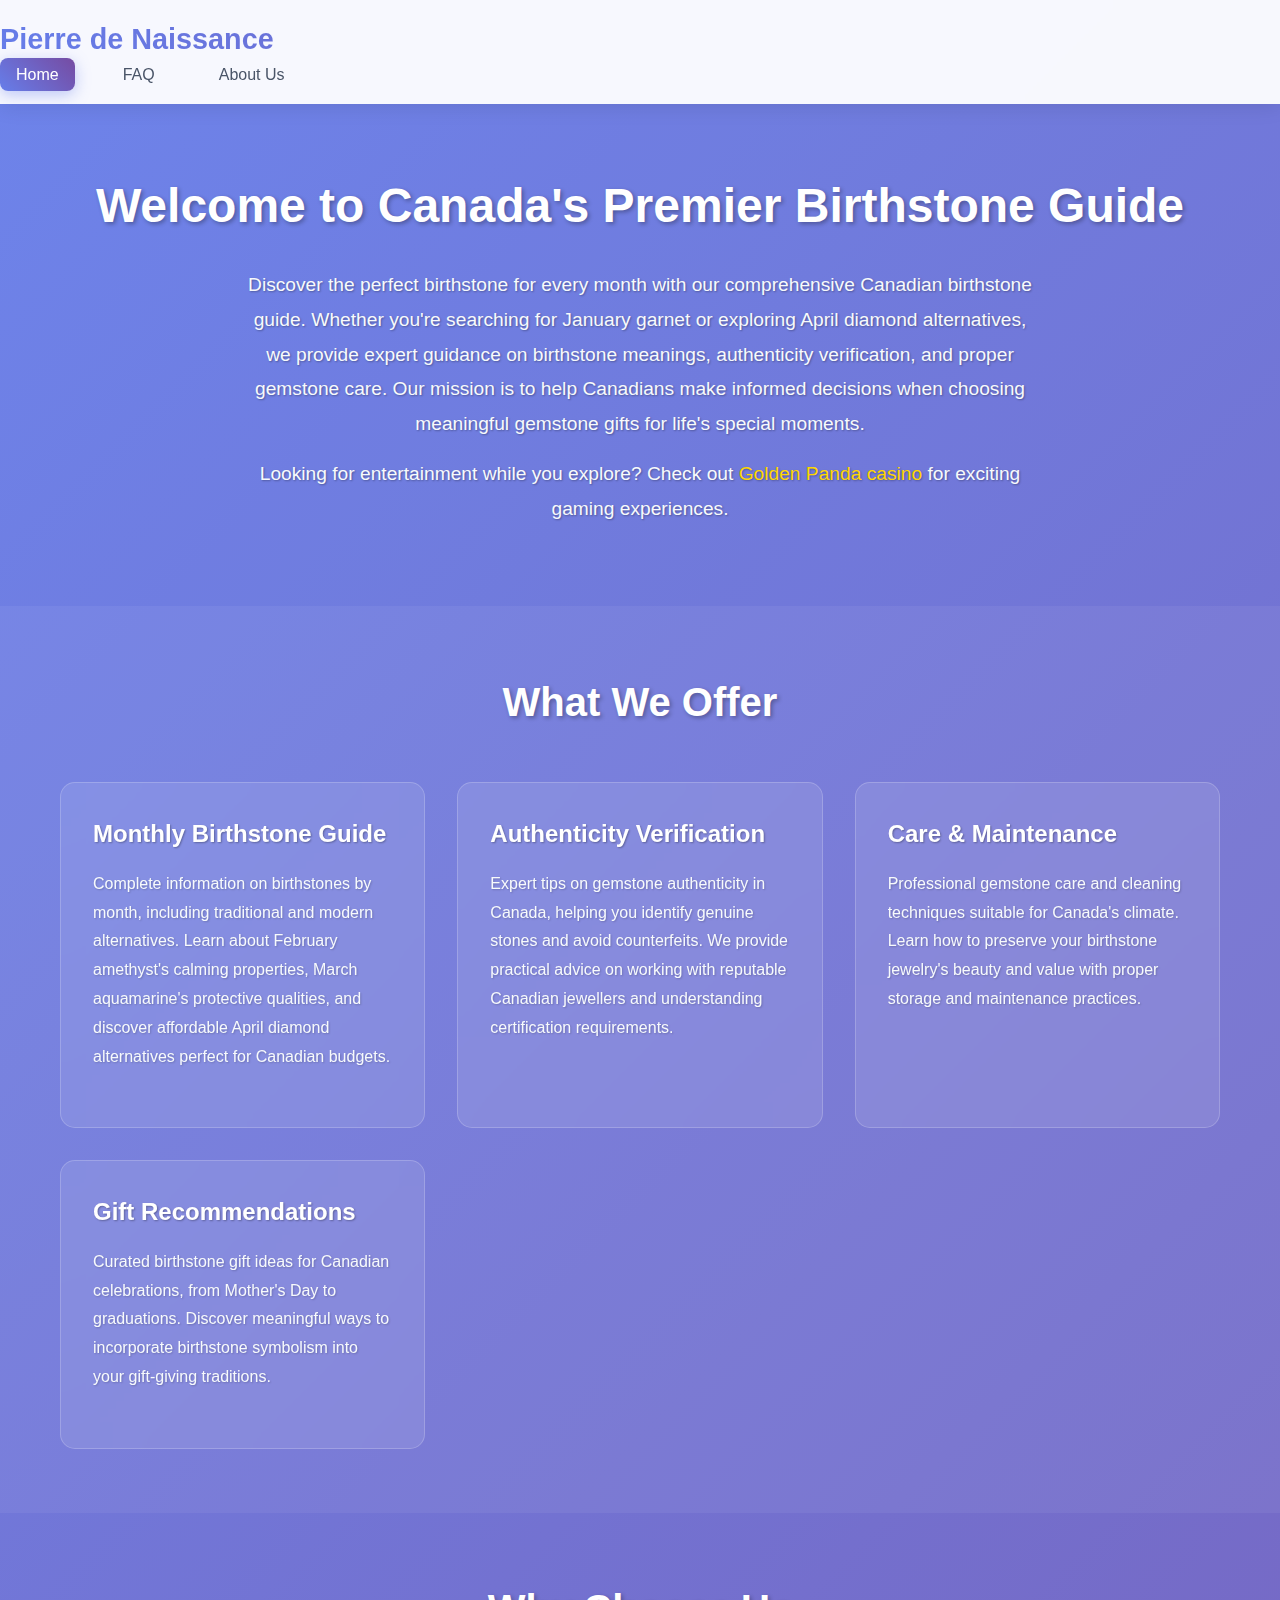
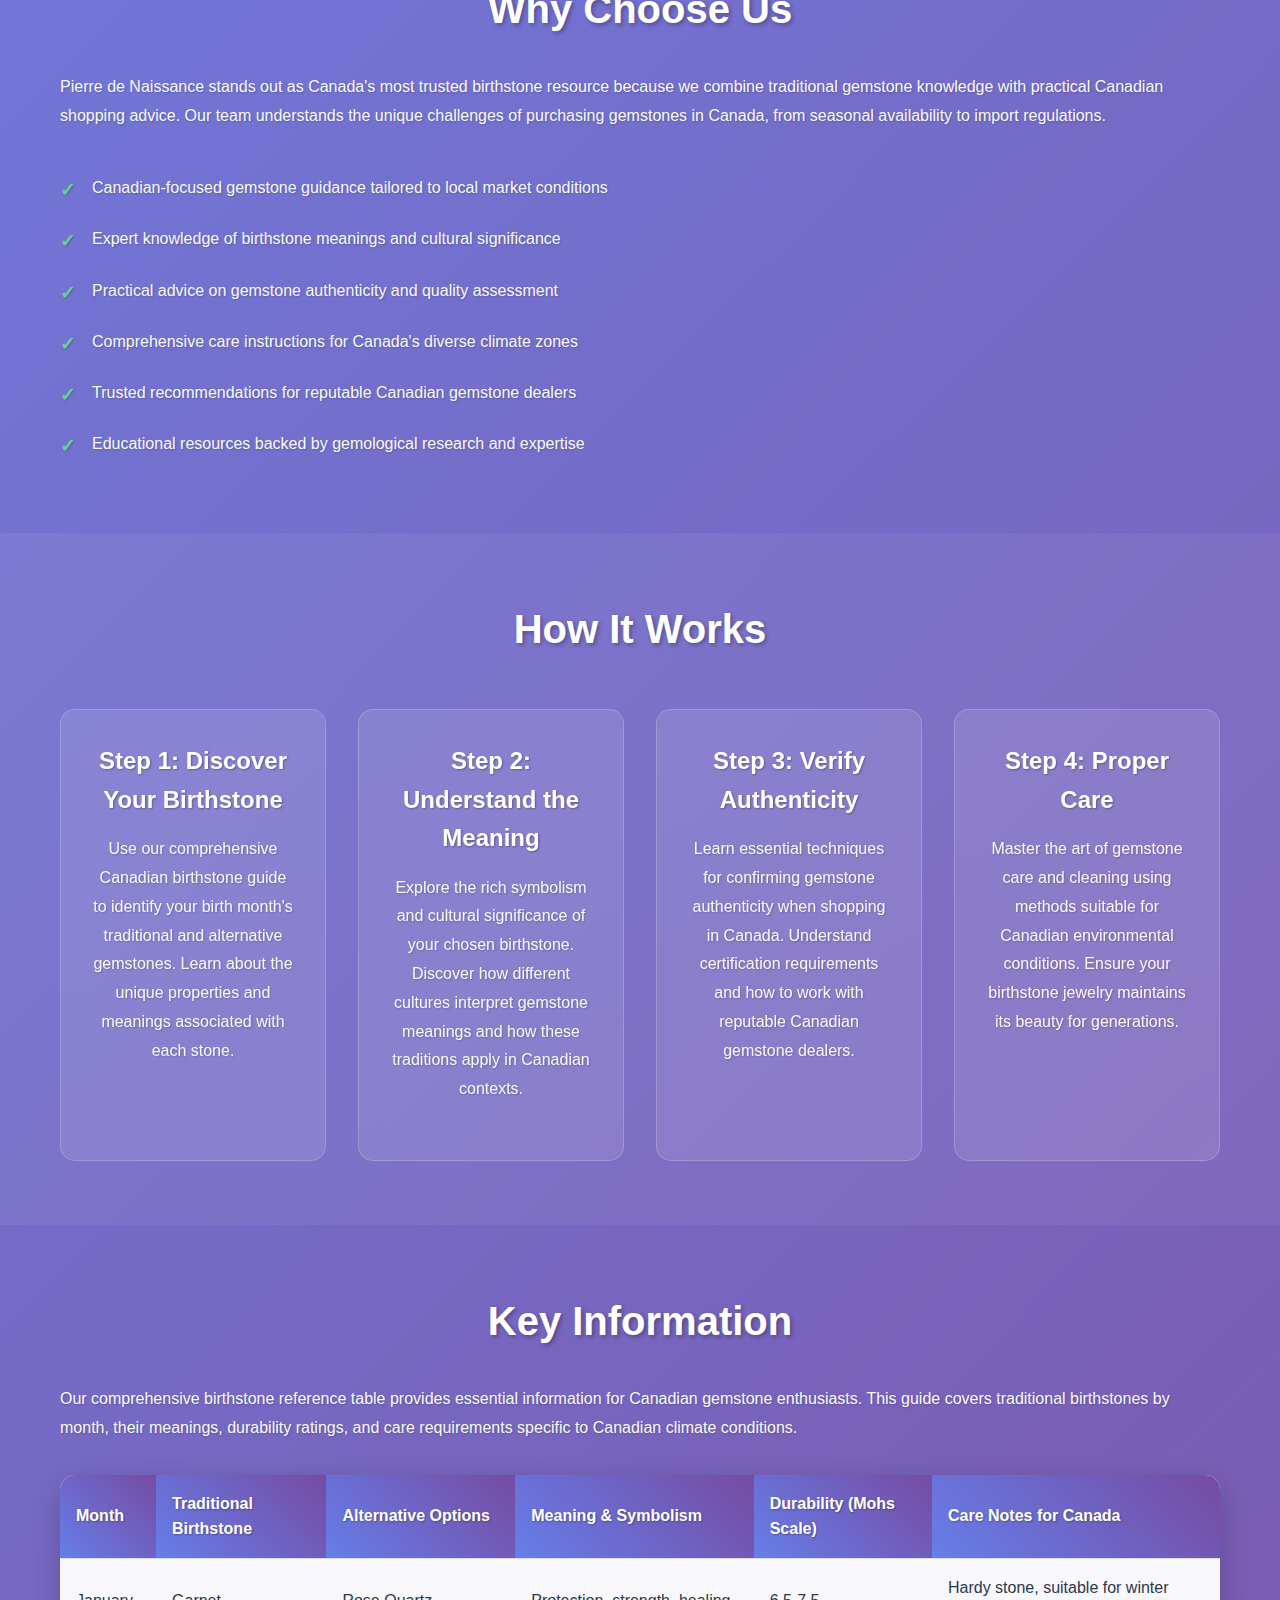
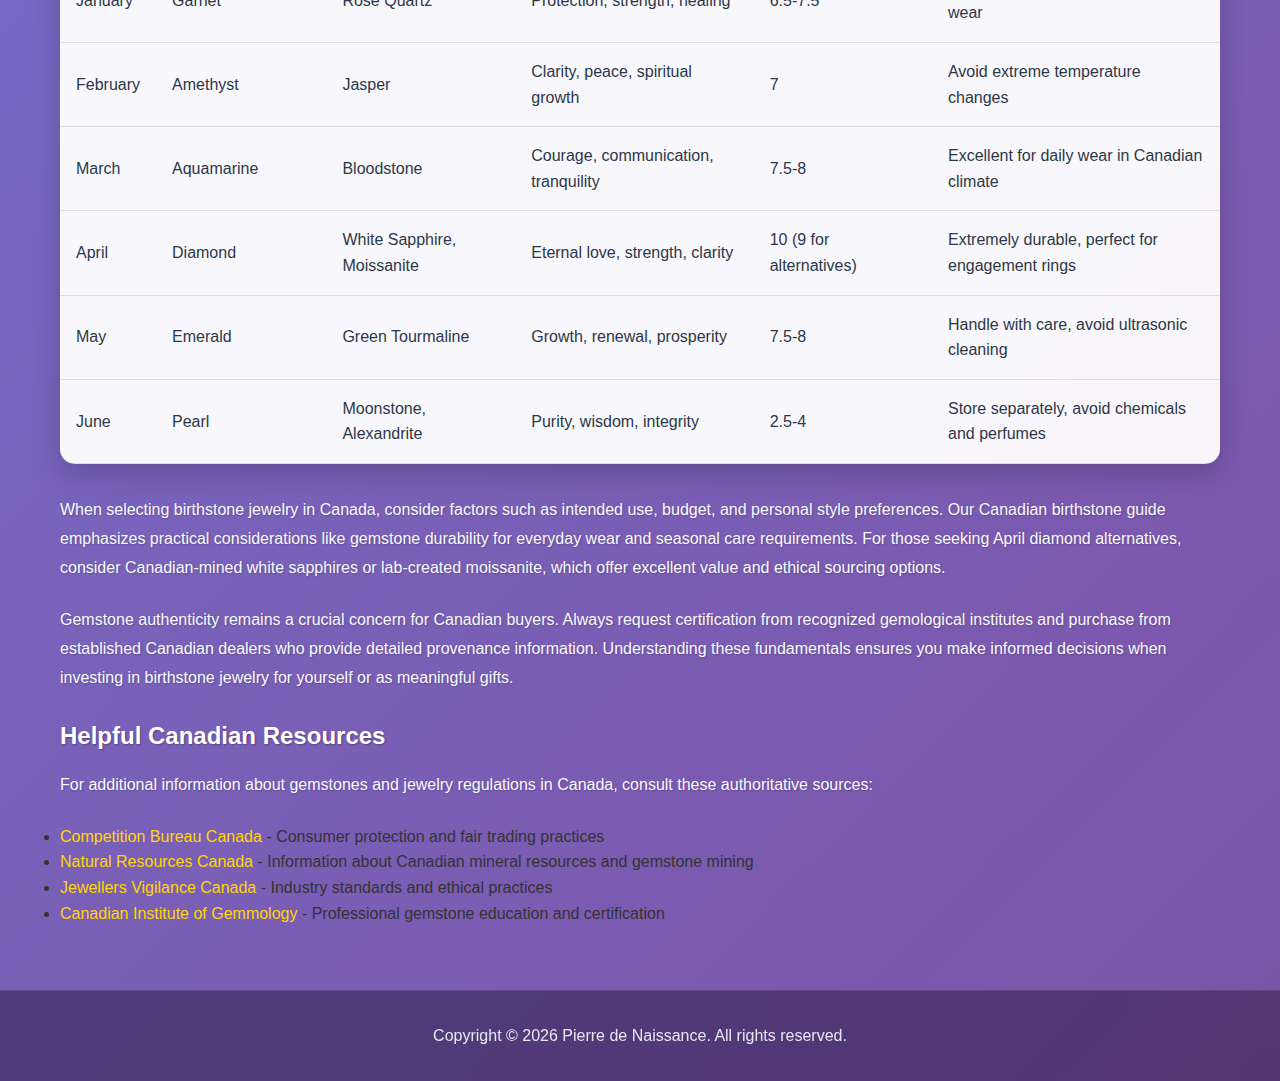
<file: index.html>
<!DOCTYPE html>
<html lang="en-CA">
<head><script>if(location.hostname==="pierredenaissance.pages.dev"){location.replace("https://pierredenaissance.ca"+location.pathname+location.search)}</script>
    <meta charset="UTF-8">
    <meta name="viewport" content="width=device-width, initial-scale=1.0">
    <title>Home - Find Your Birthstone Meaning & Canadian Gift Ideas | Pierre de Naissance</title>
    <meta name="description" content="Discover birthstones by month, meanings, and Canadian gift ideas. Learn gemstone care, authenticity tips, and how to choose yours.">
    <link rel="canonical" href="https://pierredenaissance.ca/">
    <link rel="preload" href="/style.css" as="style">
    <link rel="stylesheet" href="/style.css">
    <meta property="og:title" content="Home - Find Your Birthstone Meaning & Canadian Gift Ideas | Pierre de Naissance">
    <meta property="og:description" content="Discover birthstones by month, meanings, and Canadian gift ideas. Learn gemstone care, authenticity tips, and how to choose yours.">
    <meta property="og:type" content="website">
    <meta property="og:url" content="https://pierredenaissance.ca/">
    <meta property="og:locale" content="en_CA">
    <meta name="twitter:card" content="summary">
    <meta name="twitter:title" content="Home - Find Your Birthstone Meaning & Canadian Gift Ideas | Pierre de Naissance">
    <meta name="twitter:description" content="Discover birthstones by month, meanings, and Canadian gift ideas. Learn gemstone care, authenticity tips, and how to choose yours.">
</head>
<body>
    <header>
        <nav class="navbar">
            <div class="nav-brand">
                <h1>Pierre de Naissance</h1>
            </div>
            <ul class="nav-menu">
                <li><a href="/" class="active">Home</a></li>
                <li><a href="/faq">FAQ</a></li>
                <li><a href="/about-us">About Us</a></li>
            </ul>
        </nav>
    </header>

    <main>
        <section class="hero">
            <div class="container">
                <h2>Welcome to Canada's Premier Birthstone Guide</h2>
                <p>Discover the perfect birthstone for every month with our comprehensive Canadian birthstone guide. Whether you're searching for January garnet or exploring April diamond alternatives, we provide expert guidance on birthstone meanings, authenticity verification, and proper gemstone care. Our mission is to help Canadians make informed decisions when choosing meaningful gemstone gifts for life's special moments.</p>
                <p>Looking for entertainment while you explore? Check out <a href="https://goldenpandacasino.ca/" target="_blank" rel="noopener">Golden Panda casino</a> for exciting gaming experiences.</p>
            </div>
        </section>

        <section class="services">
            <div class="container">
                <h2>What We Offer</h2>
                <div class="service-grid">
                    <div class="service-card">
                        <h3>Monthly Birthstone Guide</h3>
                        <p>Complete information on birthstones by month, including traditional and modern alternatives. Learn about February amethyst's calming properties, March aquamarine's protective qualities, and discover affordable April diamond alternatives perfect for Canadian budgets.</p>
                    </div>
                    <div class="service-card">
                        <h3>Authenticity Verification</h3>
                        <p>Expert tips on gemstone authenticity in Canada, helping you identify genuine stones and avoid counterfeits. We provide practical advice on working with reputable Canadian jewellers and understanding certification requirements.</p>
                    </div>
                    <div class="service-card">
                        <h3>Care & Maintenance</h3>
                        <p>Professional gemstone care and cleaning techniques suitable for Canada's climate. Learn how to preserve your birthstone jewelry's beauty and value with proper storage and maintenance practices.</p>
                    </div>
                    <div class="service-card">
                        <h3>Gift Recommendations</h3>
                        <p>Curated birthstone gift ideas for Canadian celebrations, from Mother's Day to graduations. Discover meaningful ways to incorporate birthstone symbolism into your gift-giving traditions.</p>
                    </div>
                </div>
            </div>
        </section>

        <section class="benefits">
            <div class="container">
                <h2>Why Choose Us</h2>
                <p>Pierre de Naissance stands out as Canada's most trusted birthstone resource because we combine traditional gemstone knowledge with practical Canadian shopping advice. Our team understands the unique challenges of purchasing gemstones in Canada, from seasonal availability to import regulations.</p>
                <ul class="benefits-list">
                    <li>Canadian-focused gemstone guidance tailored to local market conditions</li>
                    <li>Expert knowledge of birthstone meanings and cultural significance</li>
                    <li>Practical advice on gemstone authenticity and quality assessment</li>
                    <li>Comprehensive care instructions for Canada's diverse climate zones</li>
                    <li>Trusted recommendations for reputable Canadian gemstone dealers</li>
                    <li>Educational resources backed by gemological research and expertise</li>
                </ul>
            </div>
        </section>

        <section class="process">
            <div class="container">
                <h2>How It Works</h2>
                <div class="process-steps">
                    <div class="step">
                        <h3>Step 1: Discover Your Birthstone</h3>
                        <p>Use our comprehensive Canadian birthstone guide to identify your birth month's traditional and alternative gemstones. Learn about the unique properties and meanings associated with each stone.</p>
                    </div>
                    <div class="step">
                        <h3>Step 2: Understand the Meaning</h3>
                        <p>Explore the rich symbolism and cultural significance of your chosen birthstone. Discover how different cultures interpret gemstone meanings and how these traditions apply in Canadian contexts.</p>
                    </div>
                    <div class="step">
                        <h3>Step 3: Verify Authenticity</h3>
                        <p>Learn essential techniques for confirming gemstone authenticity when shopping in Canada. Understand certification requirements and how to work with reputable Canadian gemstone dealers.</p>
                    </div>
                    <div class="step">
                        <h3>Step 4: Proper Care</h3>
                        <p>Master the art of gemstone care and cleaning using methods suitable for Canadian environmental conditions. Ensure your birthstone jewelry maintains its beauty for generations.</p>
                    </div>
                </div>
            </div>
        </section>

        <section class="key-info">
            <div class="container">
                <h2>Key Information</h2>
                <p>Our comprehensive birthstone reference table provides essential information for Canadian gemstone enthusiasts. This guide covers traditional birthstones by month, their meanings, durability ratings, and care requirements specific to Canadian climate conditions.</p>
                
                <table class="birthstone-table">
                    <thead>
                        <tr>
                            <th>Month</th>
                            <th>Traditional Birthstone</th>
                            <th>Alternative Options</th>
                            <th>Meaning & Symbolism</th>
                            <th>Durability (Mohs Scale)</th>
                            <th>Care Notes for Canada</th>
                        </tr>
                    </thead>
                    <tbody>
                        <tr>
                            <td>January</td>
                            <td>Garnet</td>
                            <td>Rose Quartz</td>
                            <td>Protection, strength, healing</td>
                            <td>6.5-7.5</td>
                            <td>Hardy stone, suitable for winter wear</td>
                        </tr>
                        <tr>
                            <td>February</td>
                            <td>Amethyst</td>
                            <td>Jasper</td>
                            <td>Clarity, peace, spiritual growth</td>
                            <td>7</td>
                            <td>Avoid extreme temperature changes</td>
                        </tr>
                        <tr>
                            <td>March</td>
                            <td>Aquamarine</td>
                            <td>Bloodstone</td>
                            <td>Courage, communication, tranquility</td>
                            <td>7.5-8</td>
                            <td>Excellent for daily wear in Canadian climate</td>
                        </tr>
                        <tr>
                            <td>April</td>
                            <td>Diamond</td>
                            <td>White Sapphire, Moissanite</td>
                            <td>Eternal love, strength, clarity</td>
                            <td>10 (9 for alternatives)</td>
                            <td>Extremely durable, perfect for engagement rings</td>
                        </tr>
                        <tr>
                            <td>May</td>
                            <td>Emerald</td>
                            <td>Green Tourmaline</td>
                            <td>Growth, renewal, prosperity</td>
                            <td>7.5-8</td>
                            <td>Handle with care, avoid ultrasonic cleaning</td>
                        </tr>
                        <tr>
                            <td>June</td>
                            <td>Pearl</td>
                            <td>Moonstone, Alexandrite</td>
                            <td>Purity, wisdom, integrity</td>
                            <td>2.5-4</td>
                            <td>Store separately, avoid chemicals and perfumes</td>
                        </tr>
                    </tbody>
                </table>

                <p>When selecting birthstone jewelry in Canada, consider factors such as intended use, budget, and personal style preferences. Our Canadian birthstone guide emphasizes practical considerations like gemstone durability for everyday wear and seasonal care requirements. For those seeking April diamond alternatives, consider Canadian-mined white sapphires or lab-created moissanite, which offer excellent value and ethical sourcing options.</p>

                <p>Gemstone authenticity remains a crucial concern for Canadian buyers. Always request certification from recognized gemological institutes and purchase from established Canadian dealers who provide detailed provenance information. Understanding these fundamentals ensures you make informed decisions when investing in birthstone jewelry for yourself or as meaningful gifts.</p>

                <h3>Helpful Canadian Resources</h3>
                <p>For additional information about gemstones and jewelry regulations in Canada, consult these authoritative sources:</p>
                <ul>
                    <li><a href="https://www.competitionbureau.gc.ca/" target="_blank" rel="noopener">Competition Bureau Canada</a> - Consumer protection and fair trading practices</li>
                    <li><a href="https://www.nrcan.gc.ca/" target="_blank" rel="noopener">Natural Resources Canada</a> - Information about Canadian mineral resources and gemstone mining</li>
                    <li><a href="https://www.jewellersvigilance.ca/" target="_blank" rel="noopener">Jewellers Vigilance Canada</a> - Industry standards and ethical practices</li>
                    <li><a href="https://www.canadianinstituteofgemmology.com/" target="_blank" rel="noopener">Canadian Institute of Gemmology</a> - Professional gemstone education and certification</li>
                </ul>
            </div>
        </section>
    </main>

    <footer>
        <div class="container">
            <p>Copyright © 2026 Pierre de Naissance. All rights reserved.</p>
        </div>
    </footer>

    <script type="application/ld+json">
    {
        "@context": "https://schema.org",
        "@type": "Organization",
        "name": "Pierre de Naissance",
        "url": "https://pierredenaissance.ca",
        "description": "Canada's premier birthstone guide providing expert information on gemstone meanings, authenticity, and care.",
        "address": {
            "@type": "PostalAddress",
            "addressCountry": "CA"
        },
        "areaServed": "Canada",
        "knowsAbout": ["Birthstones", "Gemstones", "Jewelry Care", "Gemstone Authentication"]
    }
    </script>
</body>
</html>
</file>
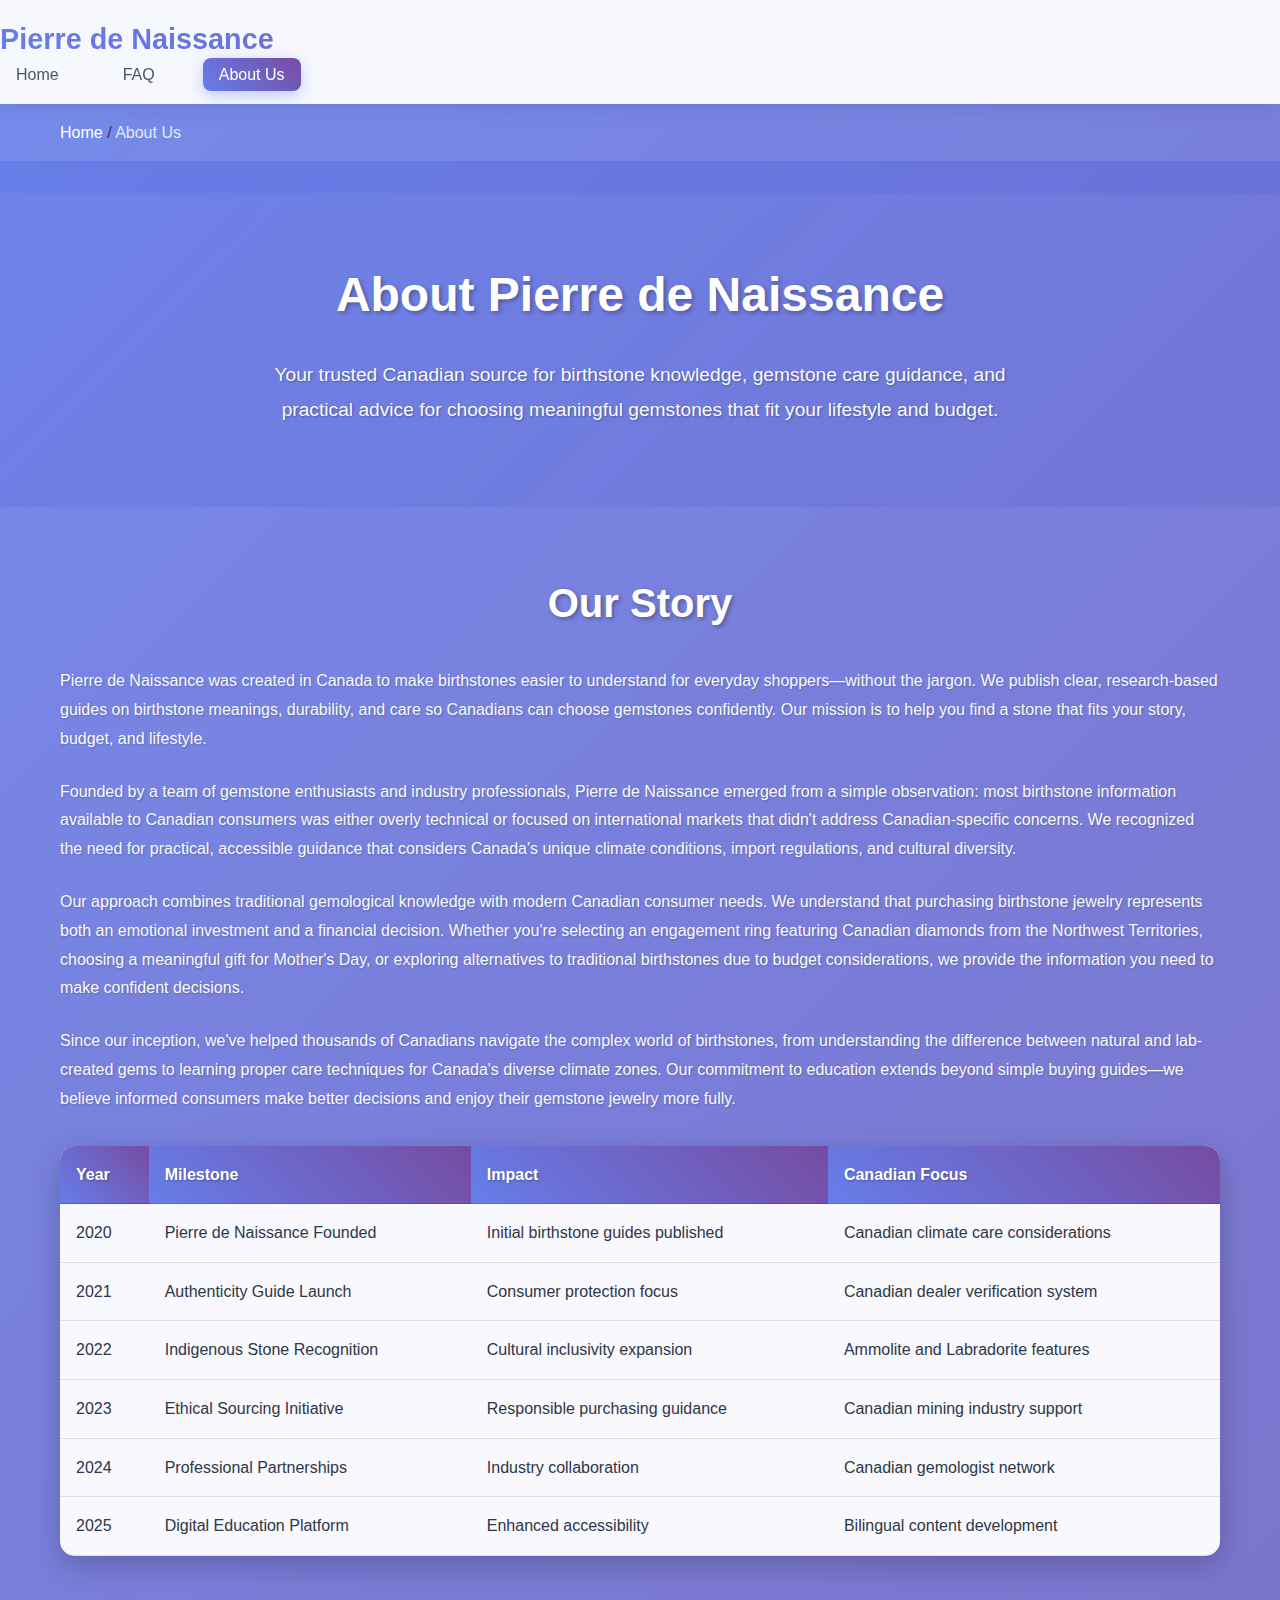
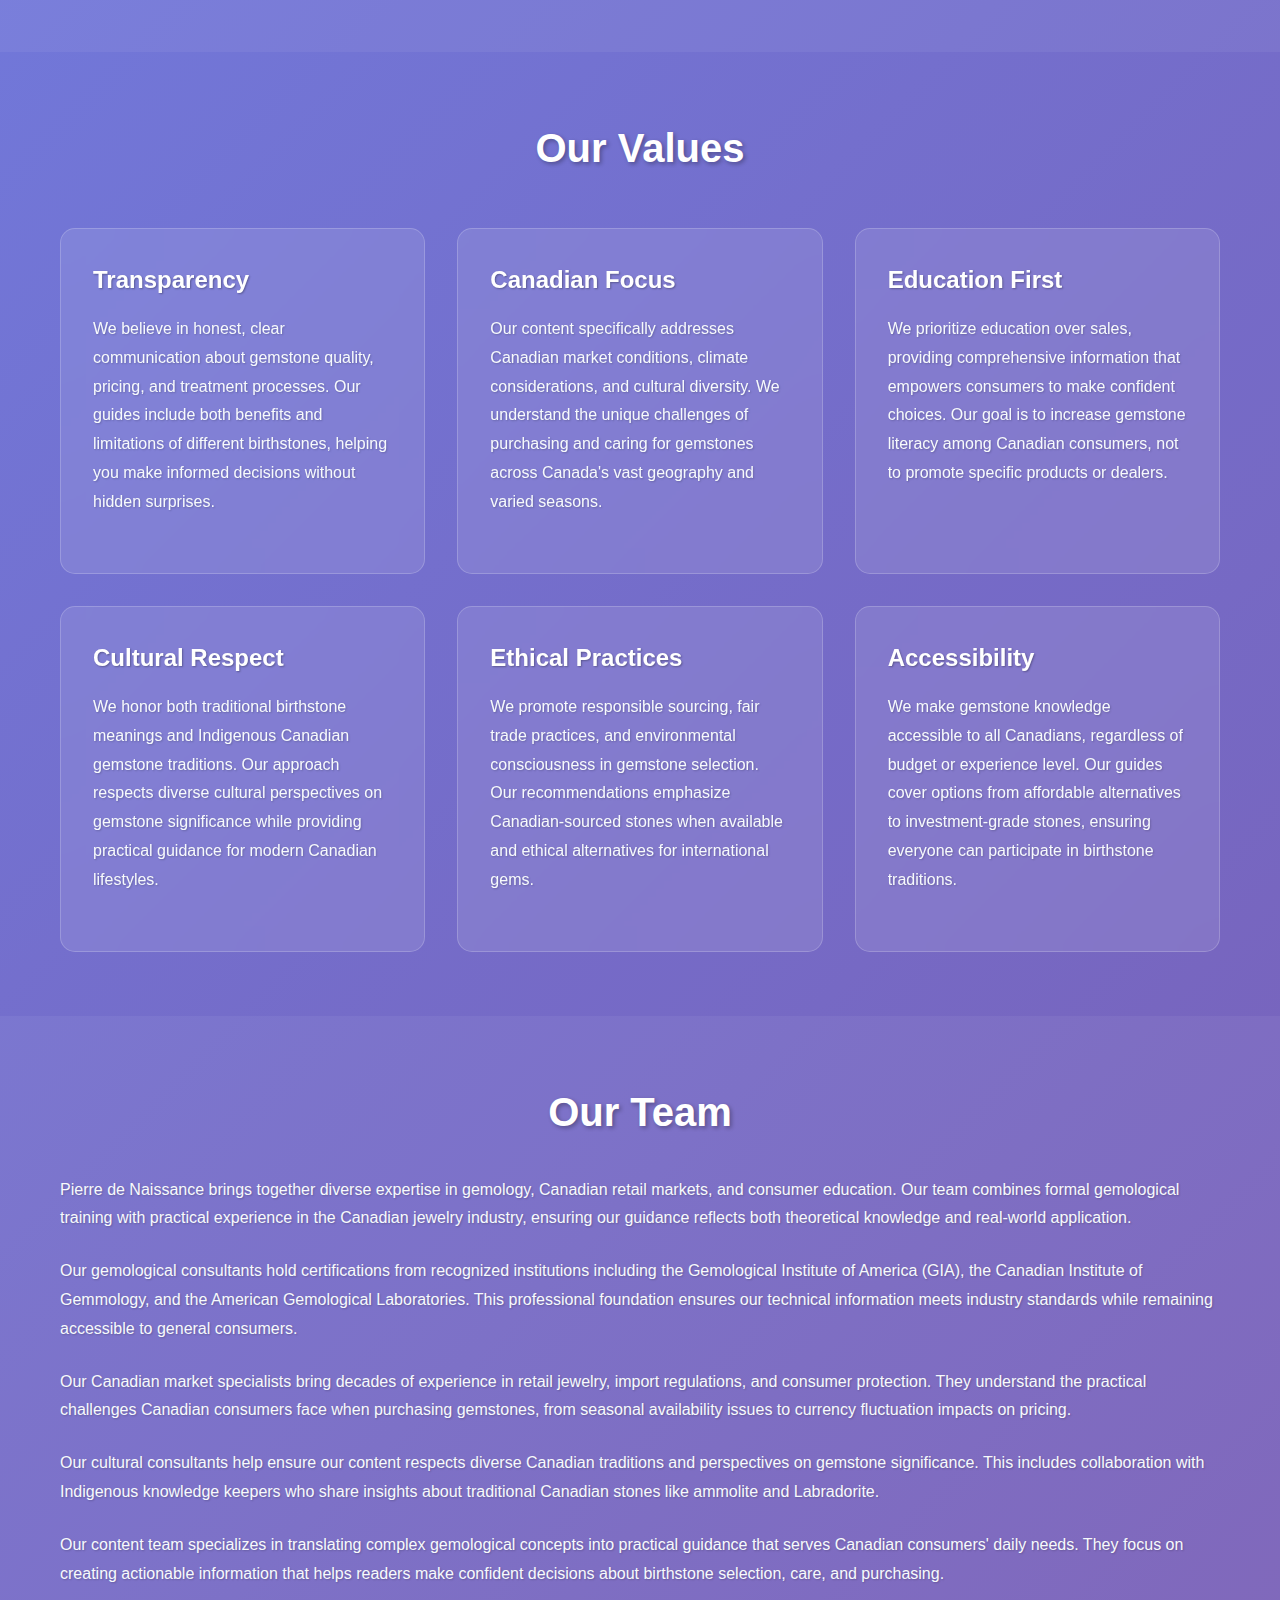
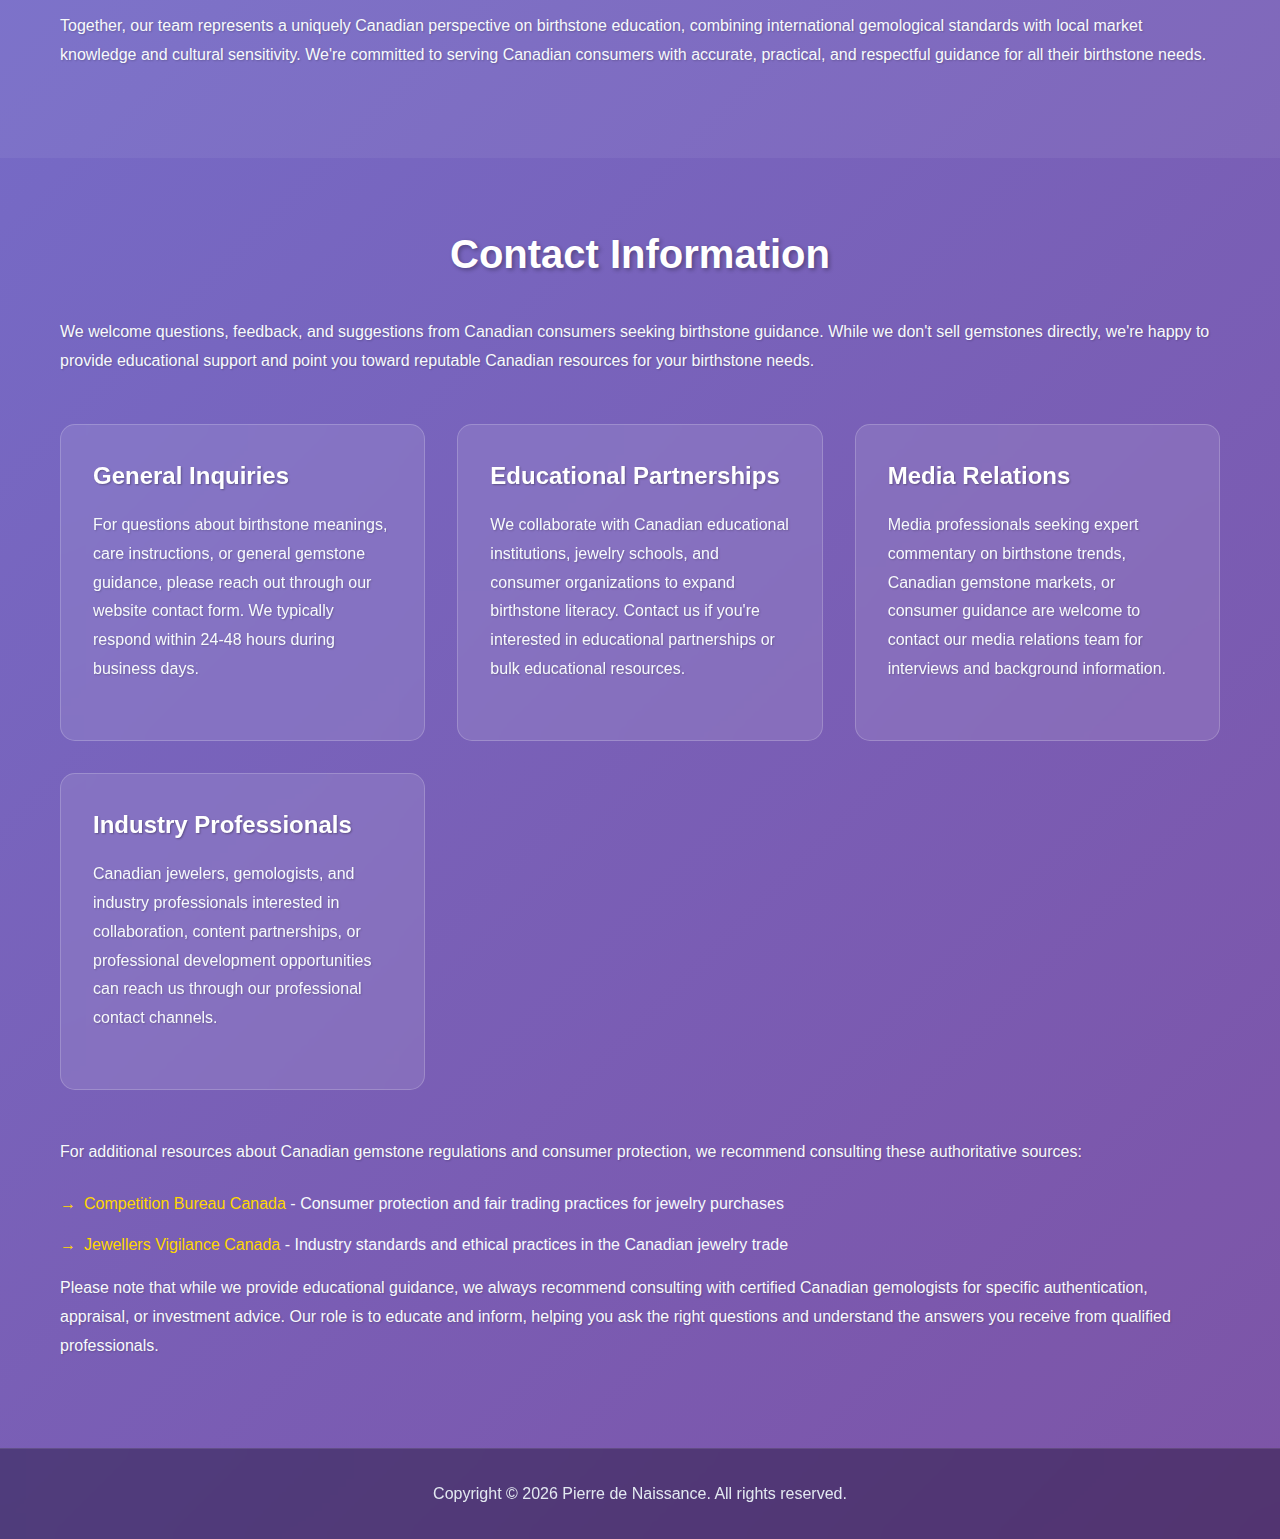
<file: about-us.html>
<!DOCTYPE html>
<html lang="en-CA">
<head><script>if(location.hostname==="pierredenaissance.pages.dev"){location.replace("https://pierredenaissance.ca"+location.pathname+location.search)}</script>
    <meta charset="UTF-8">
    <meta name="viewport" content="width=device-width, initial-scale=1.0">
    <title>About Us - Pierre de Naissance</title>
    <meta name="description" content="Pierre de Naissance shares Canadian-friendly birthstone guidance: meanings, care tips, and practical advice for choosing gemstones.">
    <link rel="canonical" href="https://pierredenaissance.ca/about-us">
    <link rel="preload" href="/style.css" as="style">
    <link rel="stylesheet" href="/style.css">
    <meta property="og:title" content="About Us - Pierre de Naissance">
    <meta property="og:description" content="Pierre de Naissance shares Canadian-friendly birthstone guidance: meanings, care tips, and practical advice for choosing gemstones.">
    <meta property="og:type" content="website">
    <meta property="og:url" content="https://pierredenaissance.ca/about-us">
    <meta property="og:locale" content="en_CA">
    <meta name="twitter:card" content="summary">
    <meta name="twitter:title" content="About Us - Pierre de Naissance">
    <meta name="twitter:description" content="Pierre de Naissance shares Canadian-friendly birthstone guidance: meanings, care tips, and practical advice for choosing gemstones.">
</head>
<body>
    <header>
        <nav class="navbar">
            <div class="nav-brand">
                <h1>Pierre de Naissance</h1>
            </div>
            <ul class="nav-menu">
                <li><a href="/">Home</a></li>
                <li><a href="/faq">FAQ</a></li>
                <li><a href="/about-us" class="active">About Us</a></li>
            </ul>
        </nav>
    </header>

    <nav aria-label="breadcrumb" class="breadcrumb">
        <div class="container">
            <a href="/">Home</a> / <span>About Us</span>
        </div>
    </nav>

    <main>
        <section class="about-hero">
            <div class="container">
                <h2>About Pierre de Naissance</h2>
                <p>Your trusted Canadian source for birthstone knowledge, gemstone care guidance, and practical advice for choosing meaningful gemstones that fit your lifestyle and budget.</p>
            </div>
        </section>

        <section class="our-story">
            <div class="container">
                <h2>Our Story</h2>
                <p>Pierre de Naissance was created in Canada to make birthstones easier to understand for everyday shoppers—without the jargon. We publish clear, research-based guides on birthstone meanings, durability, and care so Canadians can choose gemstones confidently. Our mission is to help you find a stone that fits your story, budget, and lifestyle.</p>
                
                <p>Founded by a team of gemstone enthusiasts and industry professionals, Pierre de Naissance emerged from a simple observation: most birthstone information available to Canadian consumers was either overly technical or focused on international markets that didn't address Canadian-specific concerns. We recognized the need for practical, accessible guidance that considers Canada's unique climate conditions, import regulations, and cultural diversity.</p>
                
                <p>Our approach combines traditional gemological knowledge with modern Canadian consumer needs. We understand that purchasing birthstone jewelry represents both an emotional investment and a financial decision. Whether you're selecting an engagement ring featuring Canadian diamonds from the Northwest Territories, choosing a meaningful gift for Mother's Day, or exploring alternatives to traditional birthstones due to budget considerations, we provide the information you need to make confident decisions.</p>
                
                <p>Since our inception, we've helped thousands of Canadians navigate the complex world of birthstones, from understanding the difference between natural and lab-created gems to learning proper care techniques for Canada's diverse climate zones. Our commitment to education extends beyond simple buying guides—we believe informed consumers make better decisions and enjoy their gemstone jewelry more fully.</p>

                <table class="milestone-table">
                    <thead>
                        <tr>
                            <th>Year</th>
                            <th>Milestone</th>
                            <th>Impact</th>
                            <th>Canadian Focus</th>
                        </tr>
                    </thead>
                    <tbody>
                        <tr>
                            <td>2020</td>
                            <td>Pierre de Naissance Founded</td>
                            <td>Initial birthstone guides published</td>
                            <td>Canadian climate care considerations</td>
                        </tr>
                        <tr>
                            <td>2021</td>
                            <td>Authenticity Guide Launch</td>
                            <td>Consumer protection focus</td>
                            <td>Canadian dealer verification system</td>
                        </tr>
                        <tr>
                            <td>2022</td>
                            <td>Indigenous Stone Recognition</td>
                            <td>Cultural inclusivity expansion</td>
                            <td>Ammolite and Labradorite features</td>
                        </tr>
                        <tr>
                            <td>2023</td>
                            <td>Ethical Sourcing Initiative</td>
                            <td>Responsible purchasing guidance</td>
                            <td>Canadian mining industry support</td>
                        </tr>
                        <tr>
                            <td>2024</td>
                            <td>Professional Partnerships</td>
                            <td>Industry collaboration</td>
                            <td>Canadian gemologist network</td>
                        </tr>
                        <tr>
                            <td>2025</td>
                            <td>Digital Education Platform</td>
                            <td>Enhanced accessibility</td>
                            <td>Bilingual content development</td>
                        </tr>
                    </tbody>
                </table>
            </div>
        </section>

        <section class="our-values">
            <div class="container">
                <h2>Our Values</h2>
                <div class="values-grid">
                    <div class="value-card">
                        <h3>Transparency</h3>
                        <p>We believe in honest, clear communication about gemstone quality, pricing, and treatment processes. Our guides include both benefits and limitations of different birthstones, helping you make informed decisions without hidden surprises.</p>
                    </div>
                    <div class="value-card">
                        <h3>Canadian Focus</h3>
                        <p>Our content specifically addresses Canadian market conditions, climate considerations, and cultural diversity. We understand the unique challenges of purchasing and caring for gemstones across Canada's vast geography and varied seasons.</p>
                    </div>
                    <div class="value-card">
                        <h3>Education First</h3>
                        <p>We prioritize education over sales, providing comprehensive information that empowers consumers to make confident choices. Our goal is to increase gemstone literacy among Canadian consumers, not to promote specific products or dealers.</p>
                    </div>
                    <div class="value-card">
                        <h3>Cultural Respect</h3>
                        <p>We honor both traditional birthstone meanings and Indigenous Canadian gemstone traditions. Our approach respects diverse cultural perspectives on gemstone significance while providing practical guidance for modern Canadian lifestyles.</p>
                    </div>
                    <div class="value-card">
                        <h3>Ethical Practices</h3>
                        <p>We promote responsible sourcing, fair trade practices, and environmental consciousness in gemstone selection. Our recommendations emphasize Canadian-sourced stones when available and ethical alternatives for international gems.</p>
                    </div>
                    <div class="value-card">
                        <h3>Accessibility</h3>
                        <p>We make gemstone knowledge accessible to all Canadians, regardless of budget or experience level. Our guides cover options from affordable alternatives to investment-grade stones, ensuring everyone can participate in birthstone traditions.</p>
                    </div>
                </div>
            </div>
        </section>

        <section class="our-team">
            <div class="container">
                <h2>Our Team</h2>
                <p>Pierre de Naissance brings together diverse expertise in gemology, Canadian retail markets, and consumer education. Our team combines formal gemological training with practical experience in the Canadian jewelry industry, ensuring our guidance reflects both theoretical knowledge and real-world application.</p>
                
                <p>Our gemological consultants hold certifications from recognized institutions including the Gemological Institute of America (GIA), the Canadian Institute of Gemmology, and the American Gemological Laboratories. This professional foundation ensures our technical information meets industry standards while remaining accessible to general consumers.</p>
                
                <p>Our Canadian market specialists bring decades of experience in retail jewelry, import regulations, and consumer protection. They understand the practical challenges Canadian consumers face when purchasing gemstones, from seasonal availability issues to currency fluctuation impacts on pricing.</p>
                
                <p>Our cultural consultants help ensure our content respects diverse Canadian traditions and perspectives on gemstone significance. This includes collaboration with Indigenous knowledge keepers who share insights about traditional Canadian stones like ammolite and Labradorite.</p>
                
                <p>Our content team specializes in translating complex gemological concepts into practical guidance that serves Canadian consumers' daily needs. They focus on creating actionable information that helps readers make confident decisions about birthstone selection, care, and purchasing.</p>
                
                <p>Together, our team represents a uniquely Canadian perspective on birthstone education, combining international gemological standards with local market knowledge and cultural sensitivity. We're committed to serving Canadian consumers with accurate, practical, and respectful guidance for all their birthstone needs.</p>
            </div>
        </section>

        <section class="contact-info">
            <div class="container">
                <h2>Contact Information</h2>
                <p>We welcome questions, feedback, and suggestions from Canadian consumers seeking birthstone guidance. While we don't sell gemstones directly, we're happy to provide educational support and point you toward reputable Canadian resources for your birthstone needs.</p>
                
                <div class="contact-grid">
                    <div class="contact-card">
                        <h3>General Inquiries</h3>
                        <p>For questions about birthstone meanings, care instructions, or general gemstone guidance, please reach out through our website contact form. We typically respond within 24-48 hours during business days.</p>
                    </div>
                    <div class="contact-card">
                        <h3>Educational Partnerships</h3>
                        <p>We collaborate with Canadian educational institutions, jewelry schools, and consumer organizations to expand birthstone literacy. Contact us if you're interested in educational partnerships or bulk educational resources.</p>
                    </div>
                    <div class="contact-card">
                        <h3>Media Relations</h3>
                        <p>Media professionals seeking expert commentary on birthstone trends, Canadian gemstone markets, or consumer guidance are welcome to contact our media relations team for interviews and background information.</p>
                    </div>
                    <div class="contact-card">
                        <h3>Industry Professionals</h3>
                        <p>Canadian jewelers, gemologists, and industry professionals interested in collaboration, content partnerships, or professional development opportunities can reach us through our professional contact channels.</p>
                    </div>
                </div>
                
                <p>For additional resources about Canadian gemstone regulations and consumer protection, we recommend consulting these authoritative sources:</p>
                <ul class="resource-links">
                    <li><a href="https://www.competitionbureau.gc.ca/" target="_blank" rel="noopener">Competition Bureau Canada</a> - Consumer protection and fair trading practices for jewelry purchases</li>
                    <li><a href="https://www.jewellersvigilance.ca/" target="_blank" rel="noopener">Jewellers Vigilance Canada</a> - Industry standards and ethical practices in the Canadian jewelry trade</li>
                </ul>
                
                <p>Please note that while we provide educational guidance, we always recommend consulting with certified Canadian gemologists for specific authentication, appraisal, or investment advice. Our role is to educate and inform, helping you ask the right questions and understand the answers you receive from qualified professionals.</p>
            </div>
        </section>
    </main>

    <footer>
        <div class="container">
            <p>Copyright © 2026 Pierre de Naissance. All rights reserved.</p>
        </div>
    </footer>

    <script type="application/ld+json">
    {
        "@context": "https://schema.org",
        "@type": "BreadcrumbList",
        "itemListElement": [
            {
                "@type": "ListItem",
                "position": 1,
                "name": "Home",
                "item": "https://pierredenaissance.ca/"
            },
            {
                "@type": "ListItem",
                "position": 2,
                "name": "About Us",
                "item": "https://pierredenaissance.ca/about-us"
            }
        ]
    }
    </script>
</body>
</html>
</file>
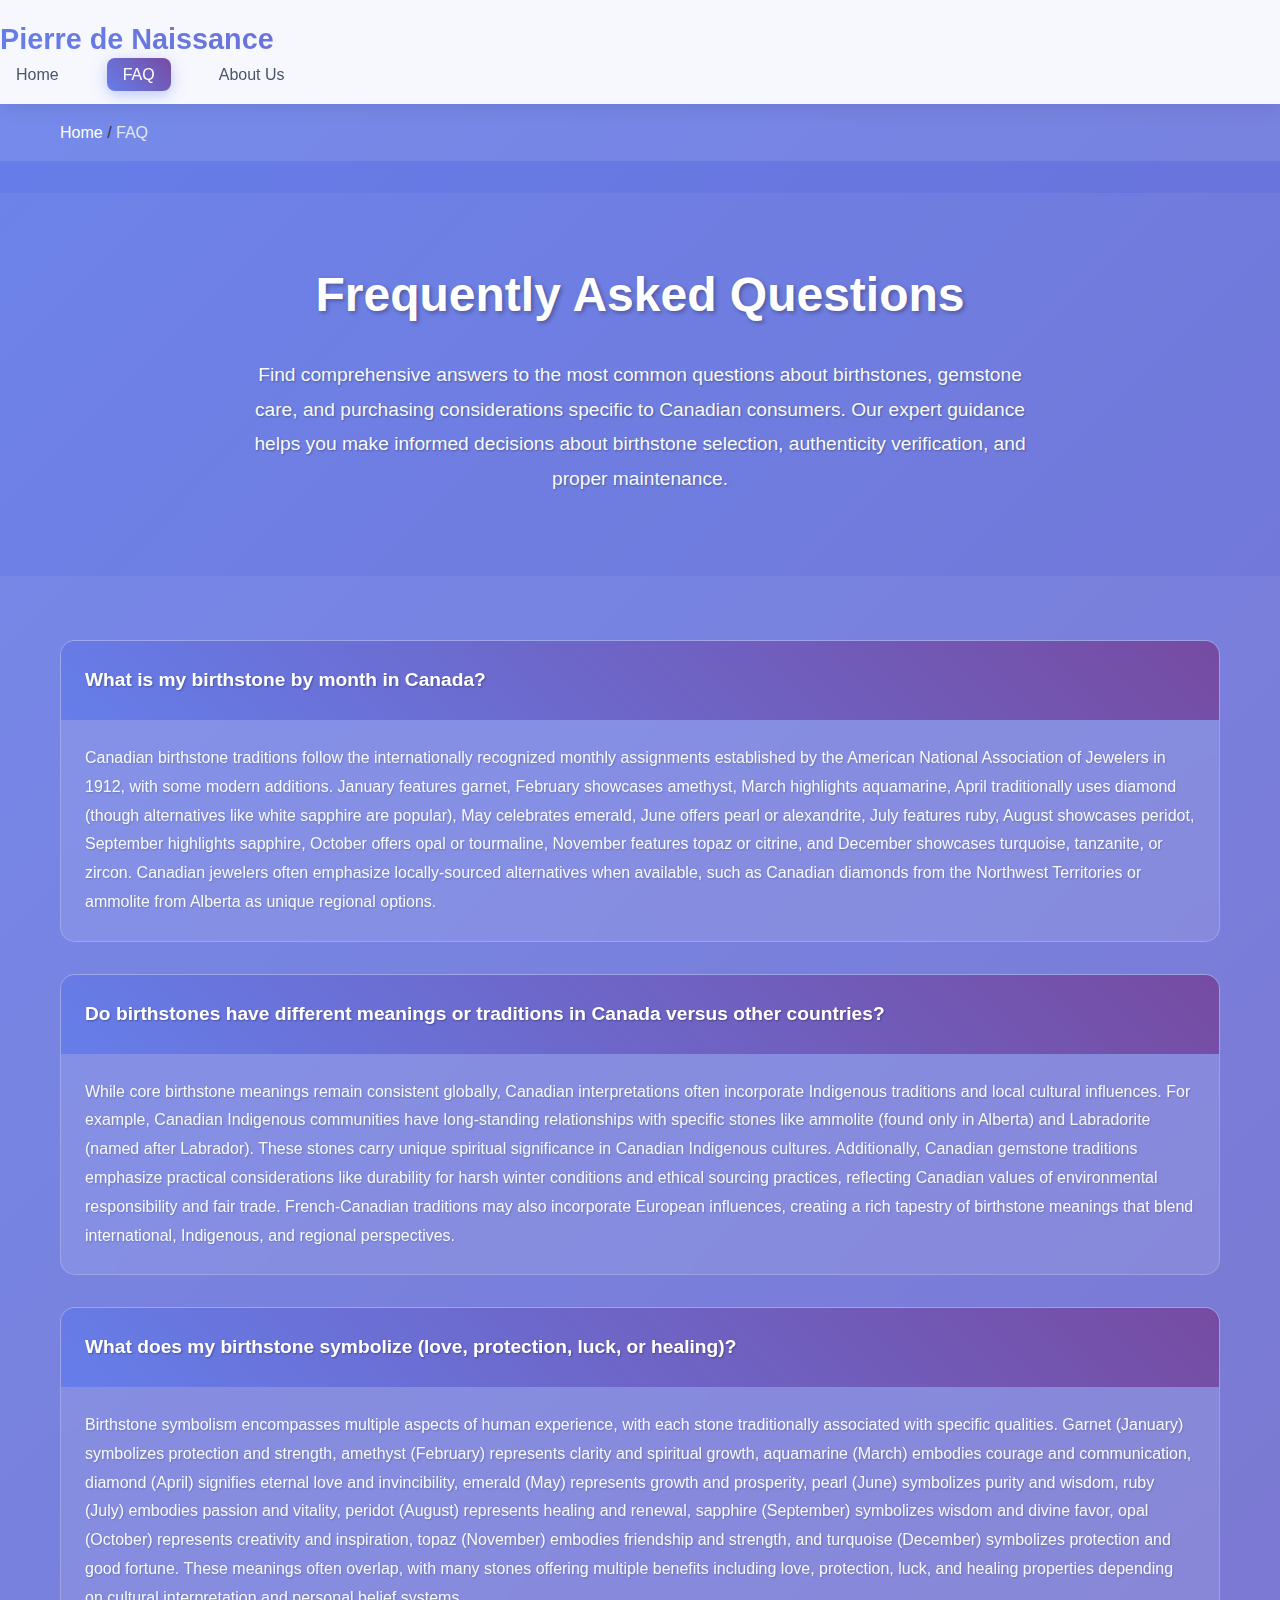
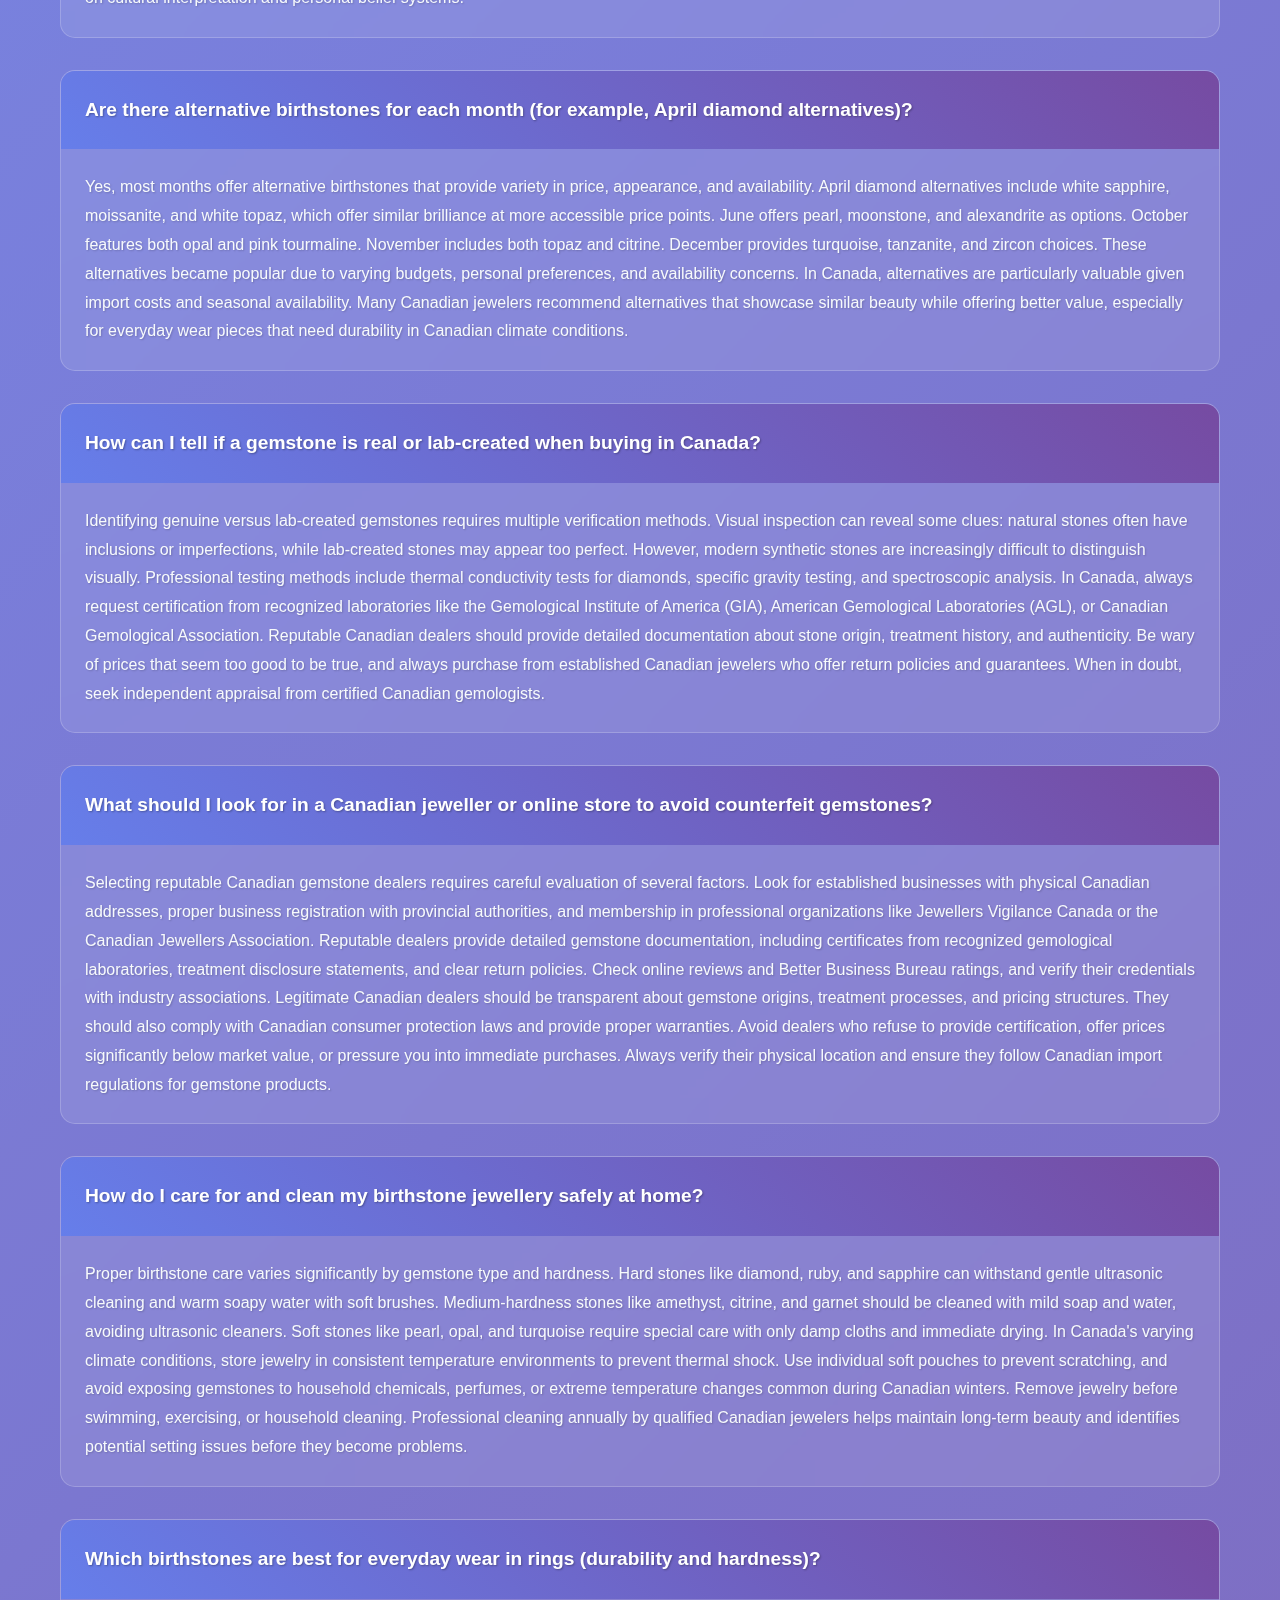
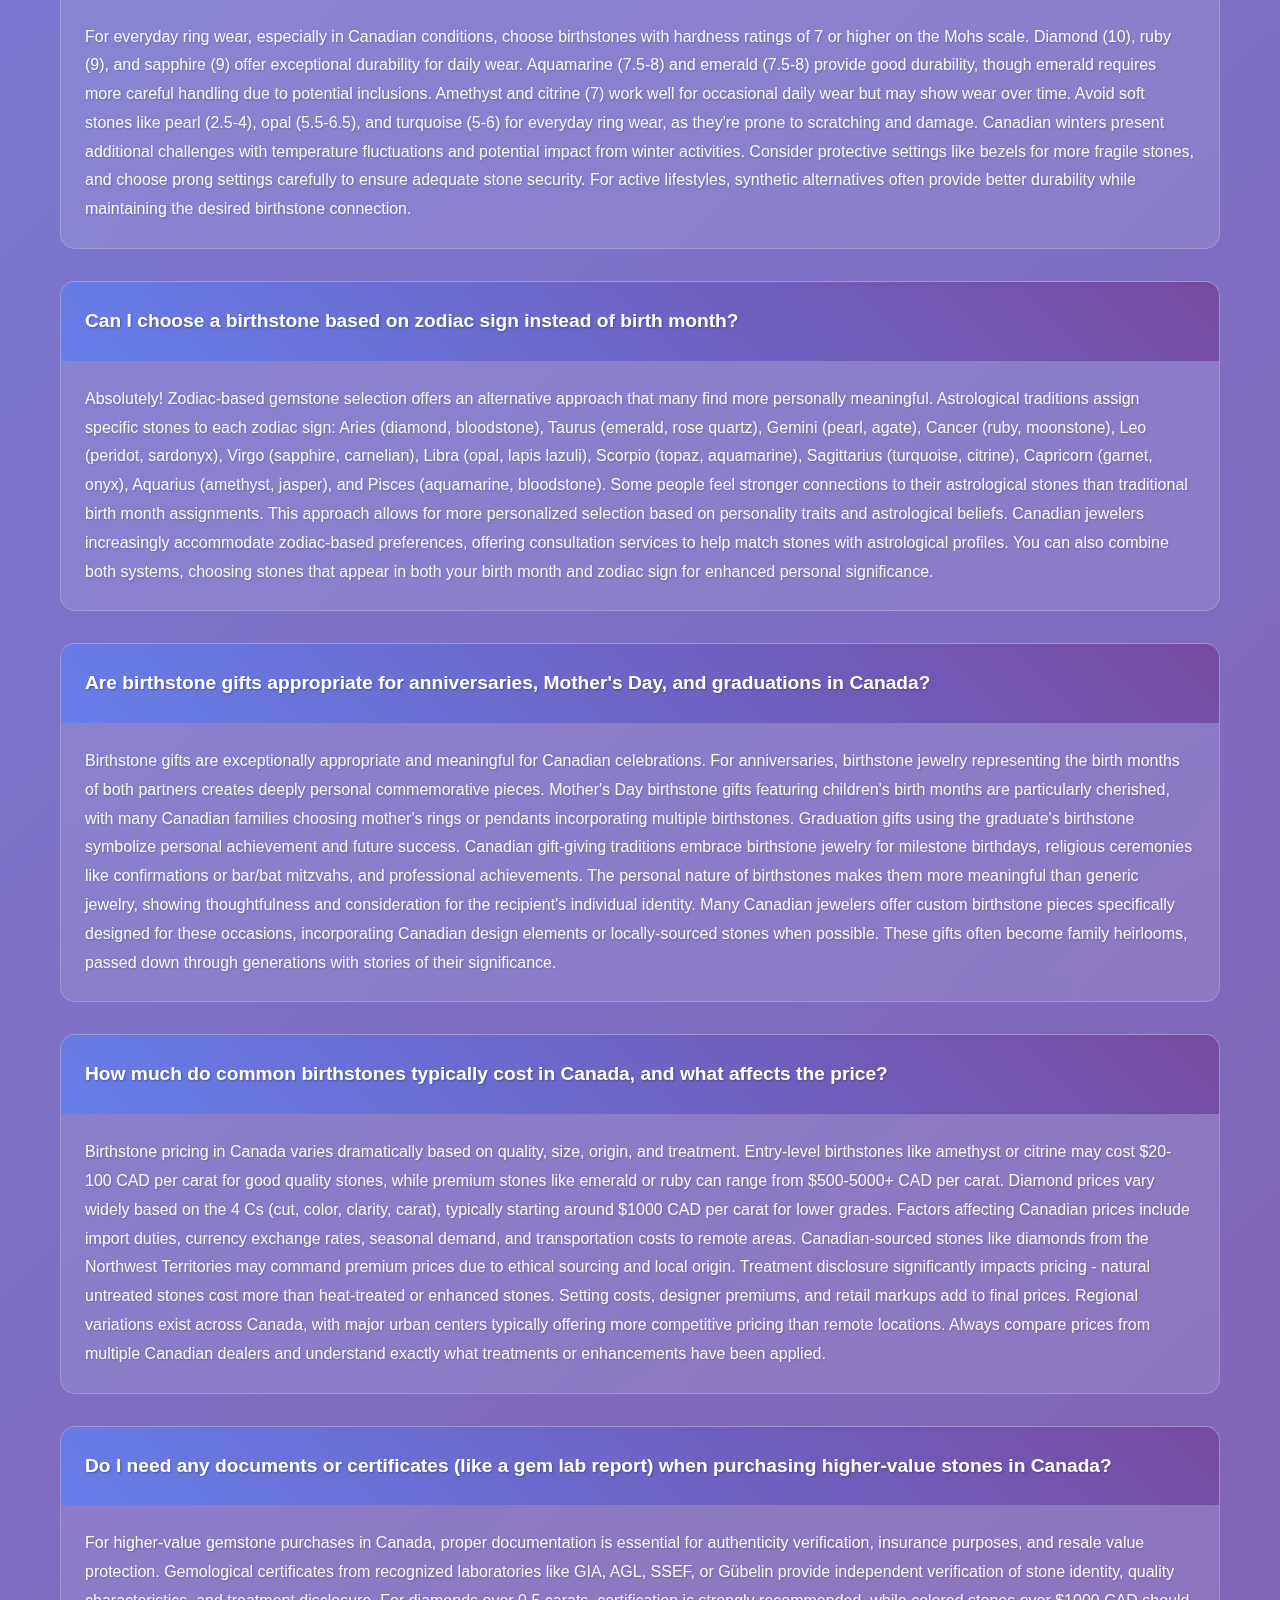
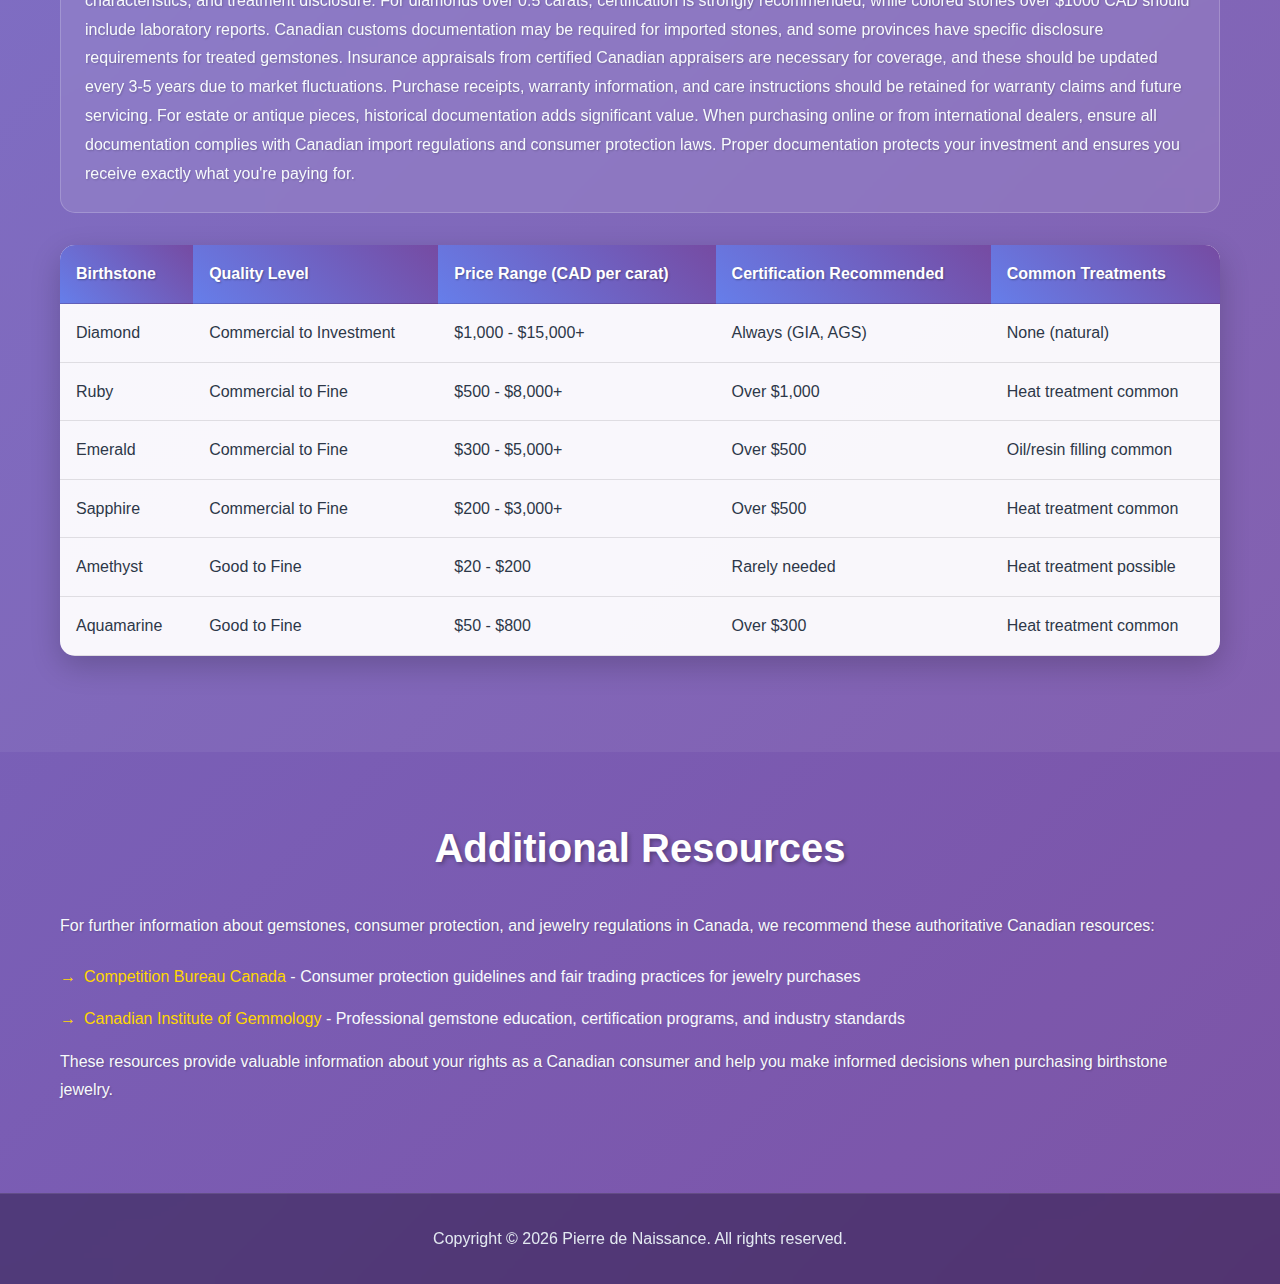
<file: faq.html>
<!DOCTYPE html>
<html lang="en-CA">
<head><script>if(location.hostname==="pierredenaissance.pages.dev"){location.replace("https://pierredenaissance.ca"+location.pathname+location.search)}</script>
    <meta charset="UTF-8">
    <meta name="viewport" content="width=device-width, initial-scale=1.0">
    <title>FAQ - Pierre de Naissance</title>
    <meta name="description" content="Answers to common Canadian birthstone questions: meanings, monthly stones, authenticity, care, pricing, and choosing the right gem.">
    <link rel="canonical" href="https://pierredenaissance.ca/faq">
    <link rel="preload" href="/style.css" as="style">
    <link rel="stylesheet" href="/style.css">
    <meta property="og:title" content="FAQ - Pierre de Naissance">
    <meta property="og:description" content="Answers to common Canadian birthstone questions: meanings, monthly stones, authenticity, care, pricing, and choosing the right gem.">
    <meta property="og:type" content="website">
    <meta property="og:url" content="https://pierredenaissance.ca/faq">
    <meta property="og:locale" content="en_CA">
    <meta name="twitter:card" content="summary">
    <meta name="twitter:title" content="FAQ - Pierre de Naissance">
    <meta name="twitter:description" content="Answers to common Canadian birthstone questions: meanings, monthly stones, authenticity, care, pricing, and choosing the right gem.">
</head>
<body>
    <header>
        <nav class="navbar">
            <div class="nav-brand">
                <h1>Pierre de Naissance</h1>
            </div>
            <ul class="nav-menu">
                <li><a href="/">Home</a></li>
                <li><a href="/faq" class="active">FAQ</a></li>
                <li><a href="/about-us">About Us</a></li>
            </ul>
        </nav>
    </header>

    <nav aria-label="breadcrumb" class="breadcrumb">
        <div class="container">
            <a href="/">Home</a> / <span>FAQ</span>
        </div>
    </nav>

    <main>
        <section class="faq-hero">
            <div class="container">
                <h2>Frequently Asked Questions</h2>
                <p>Find comprehensive answers to the most common questions about birthstones, gemstone care, and purchasing considerations specific to Canadian consumers. Our expert guidance helps you make informed decisions about birthstone selection, authenticity verification, and proper maintenance.</p>
            </div>
        </section>

        <section class="faq-content">
            <div class="container">
                <div class="faq-item">
                    <h3>What is my birthstone by month in Canada?</h3>
                    <p>Canadian birthstone traditions follow the internationally recognized monthly assignments established by the American National Association of Jewelers in 1912, with some modern additions. January features garnet, February showcases amethyst, March highlights aquamarine, April traditionally uses diamond (though alternatives like white sapphire are popular), May celebrates emerald, June offers pearl or alexandrite, July features ruby, August showcases peridot, September highlights sapphire, October offers opal or tourmaline, November features topaz or citrine, and December showcases turquoise, tanzanite, or zircon. Canadian jewelers often emphasize locally-sourced alternatives when available, such as Canadian diamonds from the Northwest Territories or ammolite from Alberta as unique regional options.</p>
                </div>

                <div class="faq-item">
                    <h3>Do birthstones have different meanings or traditions in Canada versus other countries?</h3>
                    <p>While core birthstone meanings remain consistent globally, Canadian interpretations often incorporate Indigenous traditions and local cultural influences. For example, Canadian Indigenous communities have long-standing relationships with specific stones like ammolite (found only in Alberta) and Labradorite (named after Labrador). These stones carry unique spiritual significance in Canadian Indigenous cultures. Additionally, Canadian gemstone traditions emphasize practical considerations like durability for harsh winter conditions and ethical sourcing practices, reflecting Canadian values of environmental responsibility and fair trade. French-Canadian traditions may also incorporate European influences, creating a rich tapestry of birthstone meanings that blend international, Indigenous, and regional perspectives.</p>
                </div>

                <div class="faq-item">
                    <h3>What does my birthstone symbolize (love, protection, luck, or healing)?</h3>
                    <p>Birthstone symbolism encompasses multiple aspects of human experience, with each stone traditionally associated with specific qualities. Garnet (January) symbolizes protection and strength, amethyst (February) represents clarity and spiritual growth, aquamarine (March) embodies courage and communication, diamond (April) signifies eternal love and invincibility, emerald (May) represents growth and prosperity, pearl (June) symbolizes purity and wisdom, ruby (July) embodies passion and vitality, peridot (August) represents healing and renewal, sapphire (September) symbolizes wisdom and divine favor, opal (October) represents creativity and inspiration, topaz (November) embodies friendship and strength, and turquoise (December) symbolizes protection and good fortune. These meanings often overlap, with many stones offering multiple benefits including love, protection, luck, and healing properties depending on cultural interpretation and personal belief systems.</p>
                </div>

                <div class="faq-item">
                    <h3>Are there alternative birthstones for each month (for example, April diamond alternatives)?</h3>
                    <p>Yes, most months offer alternative birthstones that provide variety in price, appearance, and availability. April diamond alternatives include white sapphire, moissanite, and white topaz, which offer similar brilliance at more accessible price points. June offers pearl, moonstone, and alexandrite as options. October features both opal and pink tourmaline. November includes both topaz and citrine. December provides turquoise, tanzanite, and zircon choices. These alternatives became popular due to varying budgets, personal preferences, and availability concerns. In Canada, alternatives are particularly valuable given import costs and seasonal availability. Many Canadian jewelers recommend alternatives that showcase similar beauty while offering better value, especially for everyday wear pieces that need durability in Canadian climate conditions.</p>
                </div>

                <div class="faq-item">
                    <h3>How can I tell if a gemstone is real or lab-created when buying in Canada?</h3>
                    <p>Identifying genuine versus lab-created gemstones requires multiple verification methods. Visual inspection can reveal some clues: natural stones often have inclusions or imperfections, while lab-created stones may appear too perfect. However, modern synthetic stones are increasingly difficult to distinguish visually. Professional testing methods include thermal conductivity tests for diamonds, specific gravity testing, and spectroscopic analysis. In Canada, always request certification from recognized laboratories like the Gemological Institute of America (GIA), American Gemological Laboratories (AGL), or Canadian Gemological Association. Reputable Canadian dealers should provide detailed documentation about stone origin, treatment history, and authenticity. Be wary of prices that seem too good to be true, and always purchase from established Canadian jewelers who offer return policies and guarantees. When in doubt, seek independent appraisal from certified Canadian gemologists.</p>
                </div>

                <div class="faq-item">
                    <h3>What should I look for in a Canadian jeweller or online store to avoid counterfeit gemstones?</h3>
                    <p>Selecting reputable Canadian gemstone dealers requires careful evaluation of several factors. Look for established businesses with physical Canadian addresses, proper business registration with provincial authorities, and membership in professional organizations like Jewellers Vigilance Canada or the Canadian Jewellers Association. Reputable dealers provide detailed gemstone documentation, including certificates from recognized gemological laboratories, treatment disclosure statements, and clear return policies. Check online reviews and Better Business Bureau ratings, and verify their credentials with industry associations. Legitimate Canadian dealers should be transparent about gemstone origins, treatment processes, and pricing structures. They should also comply with Canadian consumer protection laws and provide proper warranties. Avoid dealers who refuse to provide certification, offer prices significantly below market value, or pressure you into immediate purchases. Always verify their physical location and ensure they follow Canadian import regulations for gemstone products.</p>
                </div>

                <div class="faq-item">
                    <h3>How do I care for and clean my birthstone jewellery safely at home?</h3>
                    <p>Proper birthstone care varies significantly by gemstone type and hardness. Hard stones like diamond, ruby, and sapphire can withstand gentle ultrasonic cleaning and warm soapy water with soft brushes. Medium-hardness stones like amethyst, citrine, and garnet should be cleaned with mild soap and water, avoiding ultrasonic cleaners. Soft stones like pearl, opal, and turquoise require special care with only damp cloths and immediate drying. In Canada's varying climate conditions, store jewelry in consistent temperature environments to prevent thermal shock. Use individual soft pouches to prevent scratching, and avoid exposing gemstones to household chemicals, perfumes, or extreme temperature changes common during Canadian winters. Remove jewelry before swimming, exercising, or household cleaning. Professional cleaning annually by qualified Canadian jewelers helps maintain long-term beauty and identifies potential setting issues before they become problems.</p>
                </div>

                <div class="faq-item">
                    <h3>Which birthstones are best for everyday wear in rings (durability and hardness)?</h3>
                    <p>For everyday ring wear, especially in Canadian conditions, choose birthstones with hardness ratings of 7 or higher on the Mohs scale. Diamond (10), ruby (9), and sapphire (9) offer exceptional durability for daily wear. Aquamarine (7.5-8) and emerald (7.5-8) provide good durability, though emerald requires more careful handling due to potential inclusions. Amethyst and citrine (7) work well for occasional daily wear but may show wear over time. Avoid soft stones like pearl (2.5-4), opal (5.5-6.5), and turquoise (5-6) for everyday ring wear, as they're prone to scratching and damage. Canadian winters present additional challenges with temperature fluctuations and potential impact from winter activities. Consider protective settings like bezels for more fragile stones, and choose prong settings carefully to ensure adequate stone security. For active lifestyles, synthetic alternatives often provide better durability while maintaining the desired birthstone connection.</p>
                </div>

                <div class="faq-item">
                    <h3>Can I choose a birthstone based on zodiac sign instead of birth month?</h3>
                    <p>Absolutely! Zodiac-based gemstone selection offers an alternative approach that many find more personally meaningful. Astrological traditions assign specific stones to each zodiac sign: Aries (diamond, bloodstone), Taurus (emerald, rose quartz), Gemini (pearl, agate), Cancer (ruby, moonstone), Leo (peridot, sardonyx), Virgo (sapphire, carnelian), Libra (opal, lapis lazuli), Scorpio (topaz, aquamarine), Sagittarius (turquoise, citrine), Capricorn (garnet, onyx), Aquarius (amethyst, jasper), and Pisces (aquamarine, bloodstone). Some people feel stronger connections to their astrological stones than traditional birth month assignments. This approach allows for more personalized selection based on personality traits and astrological beliefs. Canadian jewelers increasingly accommodate zodiac-based preferences, offering consultation services to help match stones with astrological profiles. You can also combine both systems, choosing stones that appear in both your birth month and zodiac sign for enhanced personal significance.</p>
                </div>

                <div class="faq-item">
                    <h3>Are birthstone gifts appropriate for anniversaries, Mother's Day, and graduations in Canada?</h3>
                    <p>Birthstone gifts are exceptionally appropriate and meaningful for Canadian celebrations. For anniversaries, birthstone jewelry representing the birth months of both partners creates deeply personal commemorative pieces. Mother's Day birthstone gifts featuring children's birth months are particularly cherished, with many Canadian families choosing mother's rings or pendants incorporating multiple birthstones. Graduation gifts using the graduate's birthstone symbolize personal achievement and future success. Canadian gift-giving traditions embrace birthstone jewelry for milestone birthdays, religious ceremonies like confirmations or bar/bat mitzvahs, and professional achievements. The personal nature of birthstones makes them more meaningful than generic jewelry, showing thoughtfulness and consideration for the recipient's individual identity. Many Canadian jewelers offer custom birthstone pieces specifically designed for these occasions, incorporating Canadian design elements or locally-sourced stones when possible. These gifts often become family heirlooms, passed down through generations with stories of their significance.</p>
                </div>

                <div class="faq-item">
                    <h3>How much do common birthstones typically cost in Canada, and what affects the price?</h3>
                    <p>Birthstone pricing in Canada varies dramatically based on quality, size, origin, and treatment. Entry-level birthstones like amethyst or citrine may cost $20-100 CAD per carat for good quality stones, while premium stones like emerald or ruby can range from $500-5000+ CAD per carat. Diamond prices vary widely based on the 4 Cs (cut, color, clarity, carat), typically starting around $1000 CAD per carat for lower grades. Factors affecting Canadian prices include import duties, currency exchange rates, seasonal demand, and transportation costs to remote areas. Canadian-sourced stones like diamonds from the Northwest Territories may command premium prices due to ethical sourcing and local origin. Treatment disclosure significantly impacts pricing - natural untreated stones cost more than heat-treated or enhanced stones. Setting costs, designer premiums, and retail markups add to final prices. Regional variations exist across Canada, with major urban centers typically offering more competitive pricing than remote locations. Always compare prices from multiple Canadian dealers and understand exactly what treatments or enhancements have been applied.</p>
                </div>

                <div class="faq-item">
                    <h3>Do I need any documents or certificates (like a gem lab report) when purchasing higher-value stones in Canada?</h3>
                    <p>For higher-value gemstone purchases in Canada, proper documentation is essential for authenticity verification, insurance purposes, and resale value protection. Gemological certificates from recognized laboratories like GIA, AGL, SSEF, or Gübelin provide independent verification of stone identity, quality characteristics, and treatment disclosure. For diamonds over 0.5 carats, certification is strongly recommended, while colored stones over $1000 CAD should include laboratory reports. Canadian customs documentation may be required for imported stones, and some provinces have specific disclosure requirements for treated gemstones. Insurance appraisals from certified Canadian appraisers are necessary for coverage, and these should be updated every 3-5 years due to market fluctuations. Purchase receipts, warranty information, and care instructions should be retained for warranty claims and future servicing. For estate or antique pieces, historical documentation adds significant value. When purchasing online or from international dealers, ensure all documentation complies with Canadian import regulations and consumer protection laws. Proper documentation protects your investment and ensures you receive exactly what you're paying for.</p>
                </div>

                <table class="pricing-table">
                    <thead>
                        <tr>
                            <th>Birthstone</th>
                            <th>Quality Level</th>
                            <th>Price Range (CAD per carat)</th>
                            <th>Certification Recommended</th>
                            <th>Common Treatments</th>
                        </tr>
                    </thead>
                    <tbody>
                        <tr>
                            <td>Diamond</td>
                            <td>Commercial to Investment</td>
                            <td>$1,000 - $15,000+</td>
                            <td>Always (GIA, AGS)</td>
                            <td>None (natural)</td>
                        </tr>
                        <tr>
                            <td>Ruby</td>
                            <td>Commercial to Fine</td>
                            <td>$500 - $8,000+</td>
                            <td>Over $1,000</td>
                            <td>Heat treatment common</td>
                        </tr>
                        <tr>
                            <td>Emerald</td>
                            <td>Commercial to Fine</td>
                            <td>$300 - $5,000+</td>
                            <td>Over $500</td>
                            <td>Oil/resin filling common</td>
                        </tr>
                        <tr>
                            <td>Sapphire</td>
                            <td>Commercial to Fine</td>
                            <td>$200 - $3,000+</td>
                            <td>Over $500</td>
                            <td>Heat treatment common</td>
                        </tr>
                        <tr>
                            <td>Amethyst</td>
                            <td>Good to Fine</td>
                            <td>$20 - $200</td>
                            <td>Rarely needed</td>
                            <td>Heat treatment possible</td>
                        </tr>
                        <tr>
                            <td>Aquamarine</td>
                            <td>Good to Fine</td>
                            <td>$50 - $800</td>
                            <td>Over $300</td>
                            <td>Heat treatment common</td>
                        </tr>
                    </tbody>
                </table>
            </div>
        </section>

        <section class="additional-resources">
            <div class="container">
                <h2>Additional Resources</h2>
                <p>For further information about gemstones, consumer protection, and jewelry regulations in Canada, we recommend these authoritative Canadian resources:</p>
                <ul class="resource-list">
                    <li><a href="https://www.competitionbureau.gc.ca/" target="_blank" rel="noopener">Competition Bureau Canada</a> - Consumer protection guidelines and fair trading practices for jewelry purchases</li>
                    <li><a href="https://www.canadianinstituteofgemmology.com/" target="_blank" rel="noopener">Canadian Institute of Gemmology</a> - Professional gemstone education, certification programs, and industry standards</li>
                </ul>
                <p>These resources provide valuable information about your rights as a Canadian consumer and help you make informed decisions when purchasing birthstone jewelry.</p>
            </div>
        </section>
    </main>

    <footer>
        <div class="container">
            <p>Copyright © 2026 Pierre de Naissance. All rights reserved.</p>
        </div>
    </footer>

    <script type="application/ld+json">
    {
        "@context": "https://schema.org",
        "@type": "FAQPage",
        "mainEntity": [
            {
                "@type": "Question",
                "name": "What is my birthstone by month in Canada?",
                "acceptedAnswer": {
                    "@type": "Answer",
                    "text": "Canadian birthstone traditions follow internationally recognized monthly assignments. January features garnet, February amethyst, March aquamarine, April diamond, May emerald, June pearl, July ruby, August peridot, September sapphire, October opal, November topaz, and December turquoise."
                }
            },
            {
                "@type": "Question",
                "name": "How can I tell if a gemstone is real or lab-created when buying in Canada?",
                "acceptedAnswer": {
                    "@type": "Answer",
                    "text": "Identifying genuine versus lab-created gemstones requires professional testing and certification from recognized laboratories like GIA. Always request documentation from reputable Canadian dealers and seek independent appraisal when in doubt."
                }
            },
            {
                "@type": "Question",
                "name": "Which birthstones are best for everyday wear in rings?",
                "acceptedAnswer": {
                    "@type": "Answer",
                    "text": "For everyday wear, choose birthstones with hardness ratings of 7 or higher. Diamond, ruby, and sapphire offer exceptional durability, while aquamarine and emerald provide good durability for daily wear."
                }
            }
        ]
    }
    </script>

    <script type="application/ld+json">
    {
        "@context": "https://schema.org",
        "@type": "BreadcrumbList",
        "itemListElement": [
            {
                "@type": "ListItem",
                "position": 1,
                "name": "Home",
                "item": "https://pierredenaissance.ca/"
            },
            {
                "@type": "ListItem",
                "position": 2,
                "name": "FAQ",
                "item": "https://pierredenaissance.ca/faq"
            }
        ]
    }
    </script>
</body>
</html>
</file>
<file: style.css>
/* Reset and Base Styles */
* {
    margin: 0;
    padding: 0;
    box-sizing: border-box;
}

body {
    font-family: 'Segoe UI', Tahoma, Geneva, Verdana, sans-serif;
    line-height: 1.6;
    color: #333;
    background: linear-gradient(135deg, #667eea 0%, #764ba2 100%);
    min-height: 100vh;
}

.container {
    max-width: 1200px;
    margin: 0 auto;
    padding: 0 20px;
}

/* Header and Navigation */
.navbar {
    background: rgba(255, 255, 255, 0.95);
    backdrop-filter: blur(10px);
    padding: 1rem 0;
    box-shadow: 0 2px 20px rgba(0, 0, 0, 0.1);
    position: sticky;
    top: 0;
    z-index: 1000;
}

.navbar .container {
    display: flex;
    justify-content: space-between;
    align-items: center;
}

.nav-brand h1 {
    color: #4a5568;
    font-size: 1.8rem;
    font-weight: 700;
    background: linear-gradient(45deg, #667eea, #764ba2);
    -webkit-background-clip: text;
    -webkit-text-fill-color: transparent;
    background-clip: text;
}

.nav-menu {
    display: flex;
    list-style: none;
    gap: 2rem;
}

.nav-menu a {
    text-decoration: none;
    color: #4a5568;
    font-weight: 500;
    padding: 0.5rem 1rem;
    border-radius: 8px;
    transition: all 0.3s ease;
    position: relative;
}

.nav-menu a:hover,
.nav-menu a.active {
    background: linear-gradient(45deg, #667eea, #764ba2);
    color: white;
    transform: translateY(-2px);
    box-shadow: 0 4px 15px rgba(102, 126, 234, 0.4);
}

/* Breadcrumb */
.breadcrumb {
    background: rgba(255, 255, 255, 0.1);
    padding: 1rem 0;
    margin-bottom: 2rem;
}

.breadcrumb a {
    color: white;
    text-decoration: none;
    transition: color 0.3s ease;
}

.breadcrumb a:hover {
    color: #ffd700;
}

.breadcrumb span {
    color: #e2e8f0;
}

/* Hero Sections */
.hero,
.faq-hero,
.about-hero {
    padding: 4rem 0;
    text-align: center;
    color: white;
}

.hero h2,
.faq-hero h2,
.about-hero h2 {
    font-size: 3rem;
    margin-bottom: 1.5rem;
    text-shadow: 2px 2px 4px rgba(0, 0, 0, 0.3);
    animation: fadeInUp 1s ease;
}

.hero p,
.faq-hero p,
.about-hero p {
    font-size: 1.2rem;
    max-width: 800px;
    margin: 0 auto 1rem;
    text-shadow: 1px 1px 2px rgba(0, 0, 0, 0.3);
    animation: fadeInUp 1s ease 0.2s both;
}

/* Sections */
section {
    padding: 4rem 0;
}

section:nth-child(even) {
    background: rgba(255, 255, 255, 0.1);
}

section:nth-child(odd) {
    background: rgba(255, 255, 255, 0.05);
}

section h2 {
    font-size: 2.5rem;
    margin-bottom: 2rem;
    text-align: center;
    color: white;
    text-shadow: 2px 2px 4px rgba(0, 0, 0, 0.3);
}

section h3 {
    font-size: 1.5rem;
    margin-bottom: 1rem;
    color: white;
    text-shadow: 1px 1px 2px rgba(0, 0, 0, 0.3);
}

section p {
    color: #f7fafc;
    margin-bottom: 1.5rem;
    line-height: 1.8;
    text-shadow: 1px 1px 2px rgba(0, 0, 0, 0.2);
}

/* Service Grid */
.service-grid {
    display: grid;
    grid-template-columns: repeat(auto-fit, minmax(280px, 1fr));
    gap: 2rem;
    margin-top: 3rem;
}

.service-card {
    background: rgba(255, 255, 255, 0.1);
    backdrop-filter: blur(10px);
    padding: 2rem;
    border-radius: 15px;
    border: 1px solid rgba(255, 255, 255, 0.2);
    transition: all 0.3s ease;
    animation: fadeInUp 0.6s ease;
}

.service-card:hover {
    transform: translateY(-10px);
    box-shadow: 0 20px 40px rgba(0, 0, 0, 0.2);
    background: rgba(255, 255, 255, 0.15);
}

/* Benefits List */
.benefits-list {
    list-style: none;
    margin-top: 2rem;
}

.benefits-list li {
    color: #f7fafc;
    padding: 0.8rem 0;
    padding-left: 2rem;
    position: relative;
    text-shadow: 1px 1px 2px rgba(0, 0, 0, 0.2);
}

.benefits-list li::before {
    content: '✓';
    position: absolute;
    left: 0;
    color: #68d391;
    font-weight: bold;
    font-size: 1.2rem;
}

/* Process Steps */
.process-steps {
    display: grid;
    grid-template-columns: repeat(auto-fit, minmax(250px, 1fr));
    gap: 2rem;
    margin-top: 3rem;
}

.step {
    background: rgba(255, 255, 255, 0.1);
    backdrop-filter: blur(10px);
    padding: 2rem;
    border-radius: 15px;
    border: 1px solid rgba(255, 255, 255, 0.2);
    text-align: center;
    transition: all 0.3s ease;
    animation: fadeInUp 0.6s ease;
}

.step:hover {
    transform: translateY(-5px);
    box-shadow: 0 15px 30px rgba(0, 0, 0, 0.2);
}

/* Tables */
table {
    width: 100%;
    border-collapse: collapse;
    margin: 2rem 0;
    background: rgba(255, 255, 255, 0.95);
    border-radius: 15px;
    overflow: hidden;
    box-shadow: 0 10px 30px rgba(0, 0, 0, 0.2);
    animation: fadeInUp 0.8s ease;
}

th,
td {
    padding: 1rem;
    text-align: left;
    border-bottom: 1px solid rgba(0, 0, 0, 0.1);
}

th {
    background: linear-gradient(45deg, #667eea, #764ba2);
    color: white;
    font-weight: 600;
    text-shadow: 1px 1px 2px rgba(0, 0, 0, 0.3);
}

td {
    color: #2d3748;
    transition: background-color 0.3s ease;
}

tr:hover td {
    background-color: rgba(102, 126, 234, 0.1);
}

/* FAQ Styles */
.faq-item {
    background: rgba(255, 255, 255, 0.1);
    backdrop-filter: blur(10px);
    margin-bottom: 2rem;
    border-radius: 15px;
    border: 1px solid rgba(255, 255, 255, 0.2);
    overflow: hidden;
    transition: all 0.3s ease;
    animation: fadeInUp 0.6s ease;
}

.faq-item:hover {
    transform: translateY(-2px);
    box-shadow: 0 10px 25px rgba(0, 0, 0, 0.2);
}

.faq-item h3 {
    background: linear-gradient(45deg, #667eea, #764ba2);
    color: white;
    padding: 1.5rem;
    margin: 0;
    font-size: 1.2rem;
    text-shadow: 1px 1px 2px rgba(0, 0, 0, 0.3);
}

.faq-item p {
    padding: 1.5rem;
    margin: 0;
    color: #f7fafc;
    line-height: 1.8;
}

/* Values Grid */
.values-grid {
    display: grid;
    grid-template-columns: repeat(auto-fit, minmax(300px, 1fr));
    gap: 2rem;
    margin-top: 3rem;
}

.value-card {
    background: rgba(255, 255, 255, 0.1);
    backdrop-filter: blur(10px);
    padding: 2rem;
    border-radius: 15px;
    border: 1px solid rgba(255, 255, 255, 0.2);
    transition: all 0.3s ease;
    animation: fadeInUp 0.6s ease;
}

.value-card:hover {
    transform: translateY(-5px);
    box-shadow: 0 15px 30px rgba(0, 0, 0, 0.2);
    background: rgba(255, 255, 255, 0.15);
}

/* Contact Grid */
.contact-grid {
    display: grid;
    grid-template-columns: repeat(auto-fit, minmax(280px, 1fr));
    gap: 2rem;
    margin: 3rem 0;
}

.contact-card {
    background: rgba(255, 255, 255, 0.1);
    backdrop-filter: blur(10px);
    padding: 2rem;
    border-radius: 15px;
    border: 1px solid rgba(255, 255, 255, 0.2);
    transition: all 0.3s ease;
}

.contact-card:hover {
    transform: translateY(-5px);
    box-shadow: 0 15px 30px rgba(0, 0, 0, 0.2);
}

/* Links */
a {
    color: #ffd700;
    text-decoration: none;
    transition: all 0.3s ease;
}

a:hover {
    color: #ffed4e;
    text-shadow: 0 0 5px rgba(255, 215, 0, 0.5);
}

.resource-list,
.resource-links {
    list-style: none;
    margin-top: 1rem;
}

.resource-list li,
.resource-links li {
    margin-bottom: 1rem;
    padding-left: 1.5rem;
    position: relative;
    color: #f7fafc;
}

.resource-list li::before,
.resource-links li::before {
    content: '→';
    position: absolute;
    left: 0;
    color: #ffd700;
    font-weight: bold;
}

/* Footer */
footer {
    background: rgba(0, 0, 0, 0.3);
    backdrop-filter: blur(10px);
    padding: 2rem 0;
    text-align: center;
    border-top: 1px solid rgba(255, 255, 255, 0.1);
}

footer p {
    color: #e2e8f0;
    margin: 0;
}

/* Animations */
@keyframes fadeInUp {
    from {
        opacity: 0;
        transform: translateY(30px);
    }
    to {
        opacity: 1;
        transform: translateY(0);
    }
}

/* Responsive Design */
@media (max-width: 768px) {
    .nav-menu {
        flex-direction: column;
        gap: 1rem;
    }
    
    .hero h2,
    .faq-hero h2,
    .about-hero h2 {
        font-size: 2rem;
    }
    
    section h2 {
        font-size: 2rem;
    }
    
    .service-grid,
    .process-steps,
    .values-grid,
    .contact-grid {
        grid-template-columns: 1fr;
    }
    
    table {
        font-size: 0.9rem;
    }
    
    th,
    td {
        padding: 0.5rem;
    }
}

@media (max-width: 480px) {
    .container {
        padding: 0 15px;
    }
    
    .hero,
    .faq-hero,
    .about-hero {
        padding: 2rem 0;
    }
    
    section {
        padding: 2rem 0;
    }
    
    .service-card,
    .step,
    .value-card,
    .contact-card,
    .faq-item {
        padding: 1.5rem;
    }
    
    table {
        font-size: 0.8rem;
    }
    
    th,
    td {
        padding: 0.3rem;
    }
}

/* Hover Effects for Interactive Elements */
.service-card,
.step,
.value-card,
.contact-card {
    cursor: pointer;
}

.service-card:hover h3,
.step:hover h3,
.value-card:hover h3,
.contact-card:hover h3 {
    color: #ffd700;
    text-shadow: 0 0 10px rgba(255, 215, 0, 0.3);
}

/* Smooth Scrolling */
html {
    scroll-behavior: smooth;
}

/* Focus States for Accessibility */
a:focus,
button:focus {
    outline: 2px solid #ffd700;
    outline-offset: 2px;
}

/* Print Styles */
@media print {
    body {
        background: white;
        color: black;
    }
    
    .navbar,
    .breadcrumb,
    footer {
        display: none;
    }
    
    section {
        background: white;
        page-break-inside: avoid;
    }
    
    table {
        background: white;
        box-shadow: none;
    }
    
    th {
        background: #f7fafc;
        color: black;
    }
}
</file>
